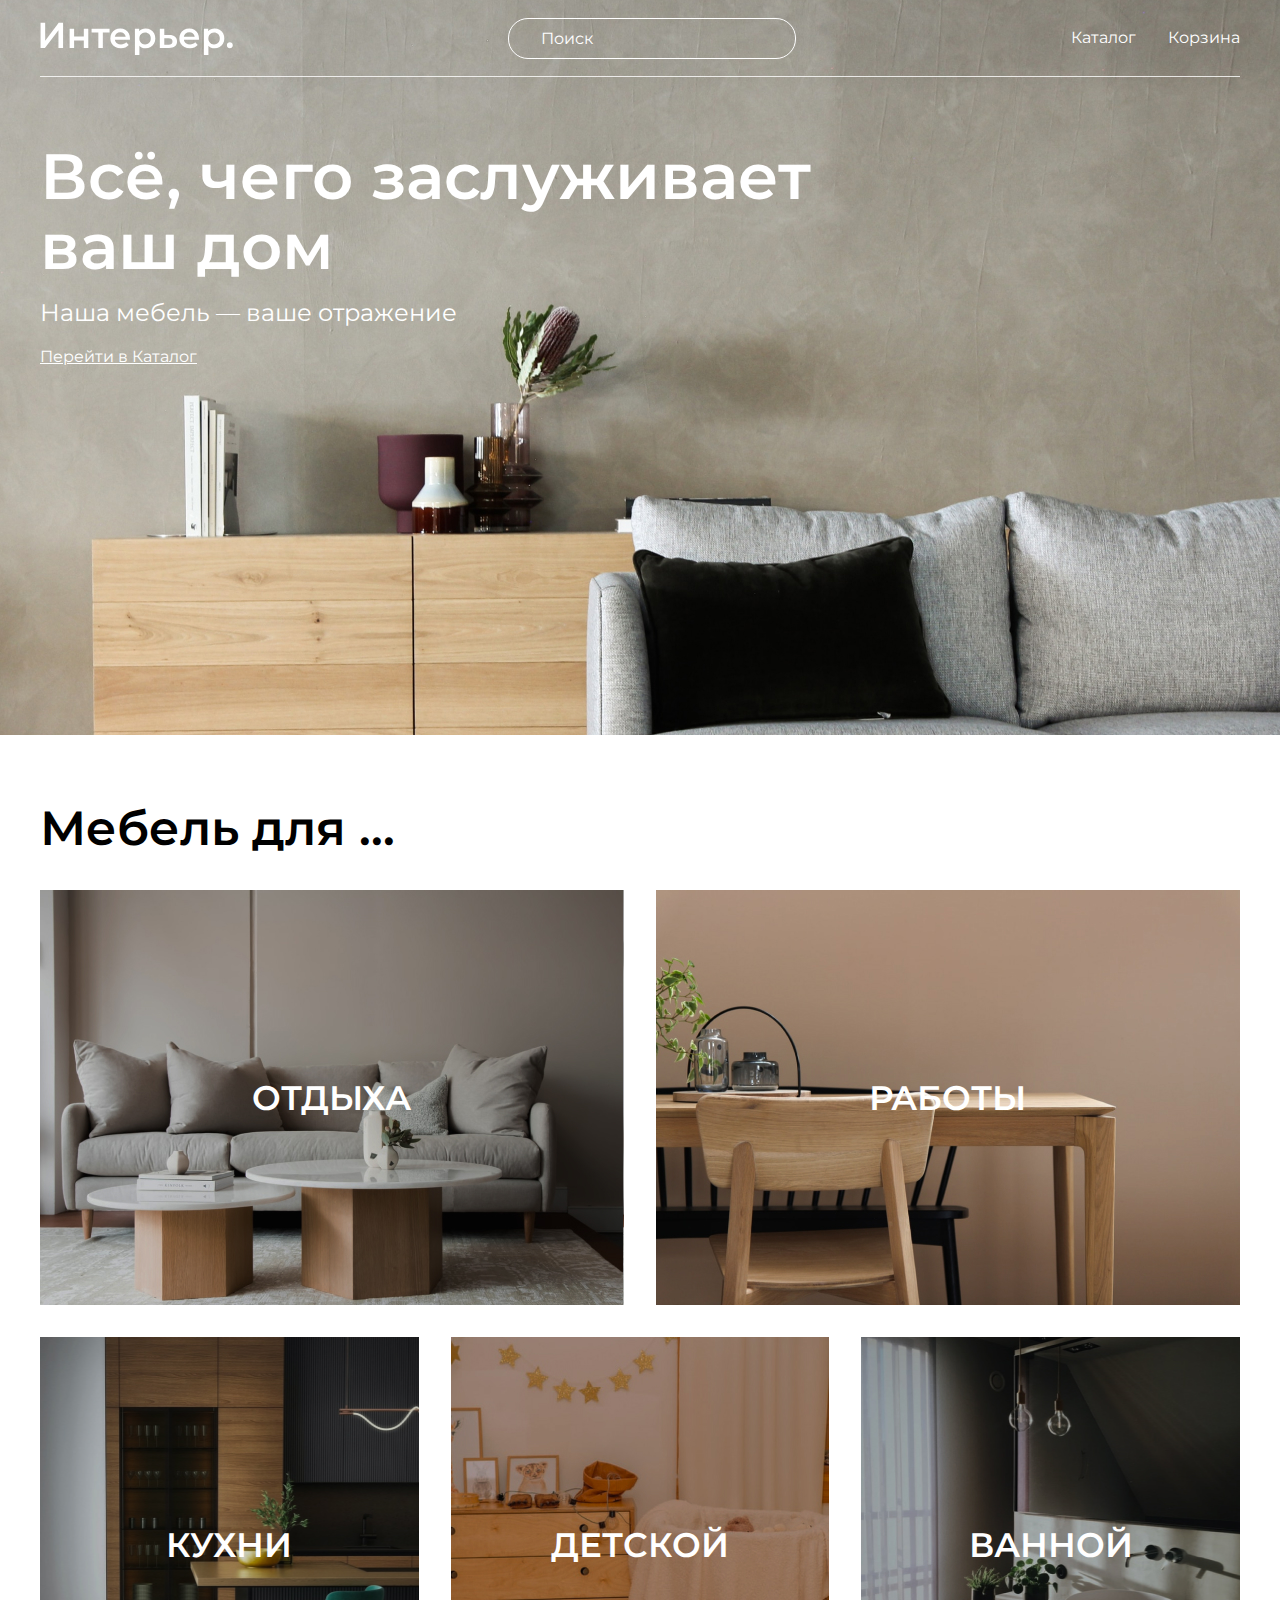
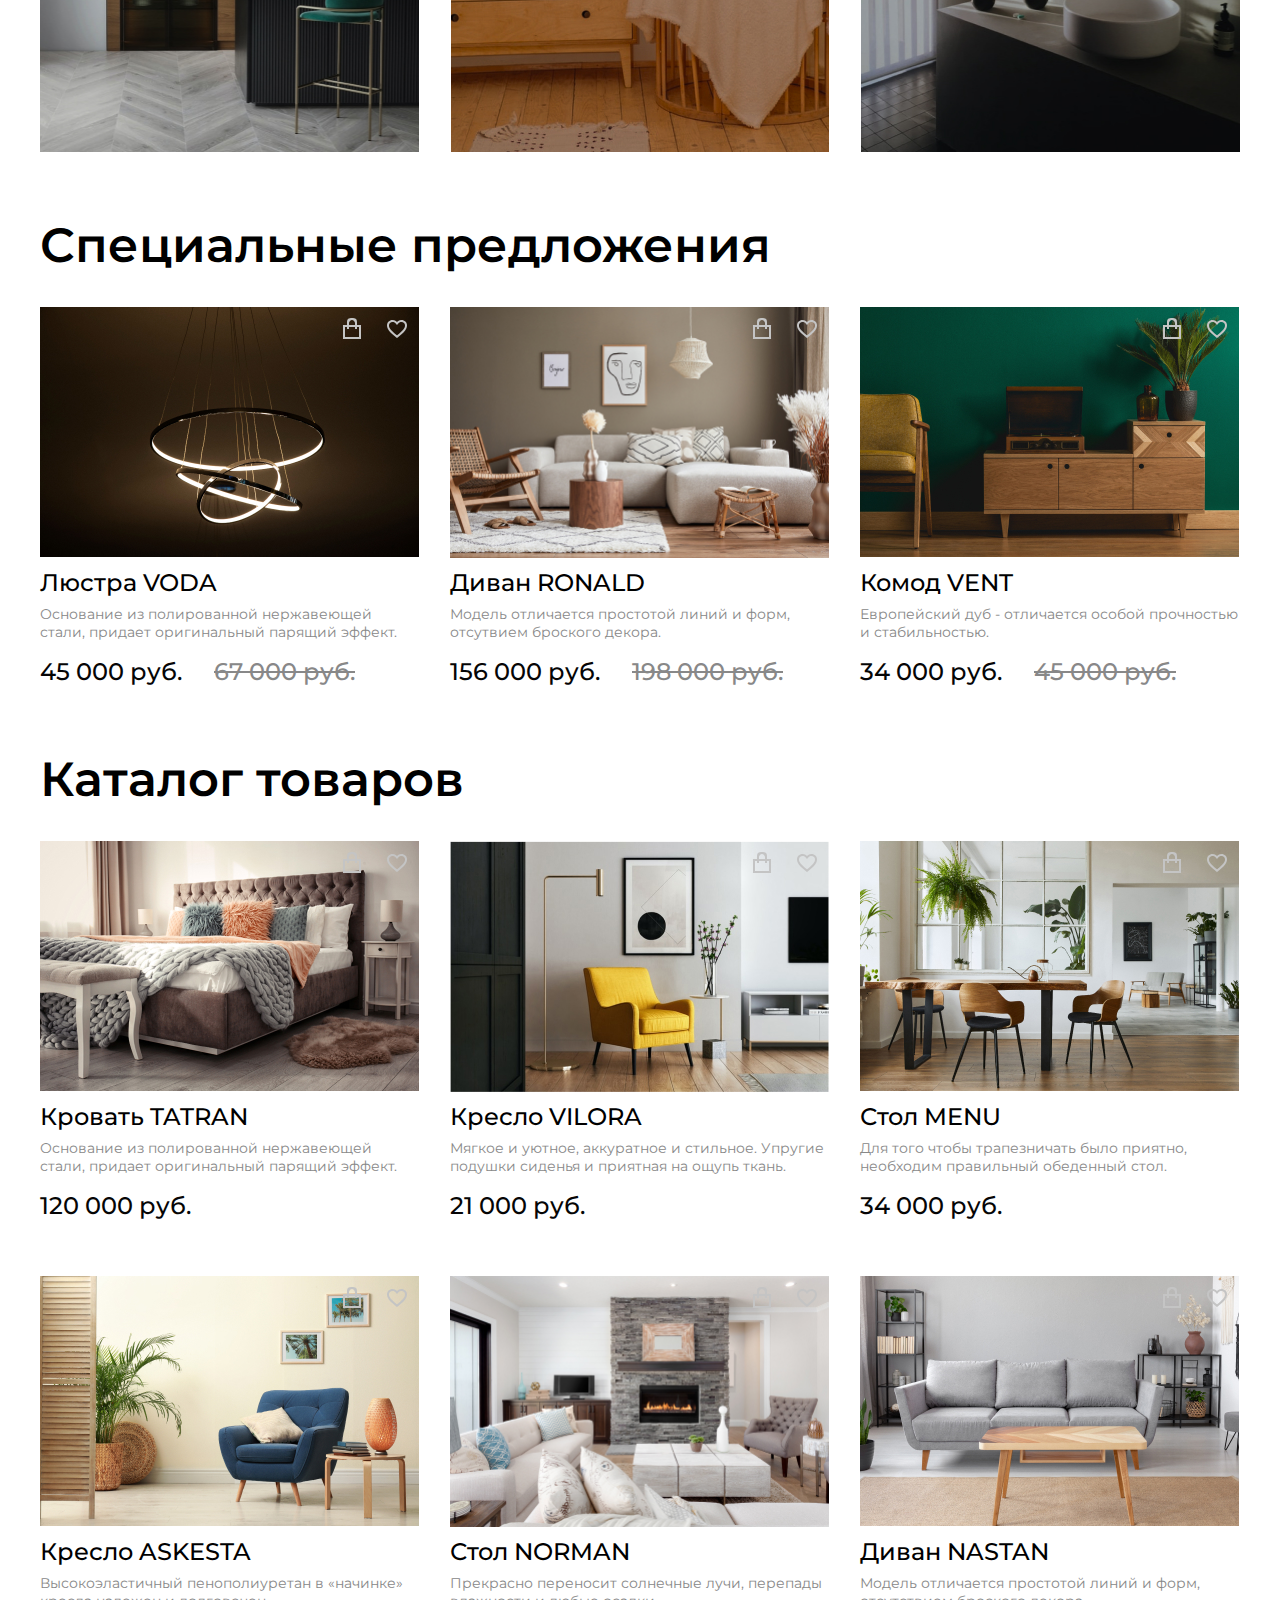
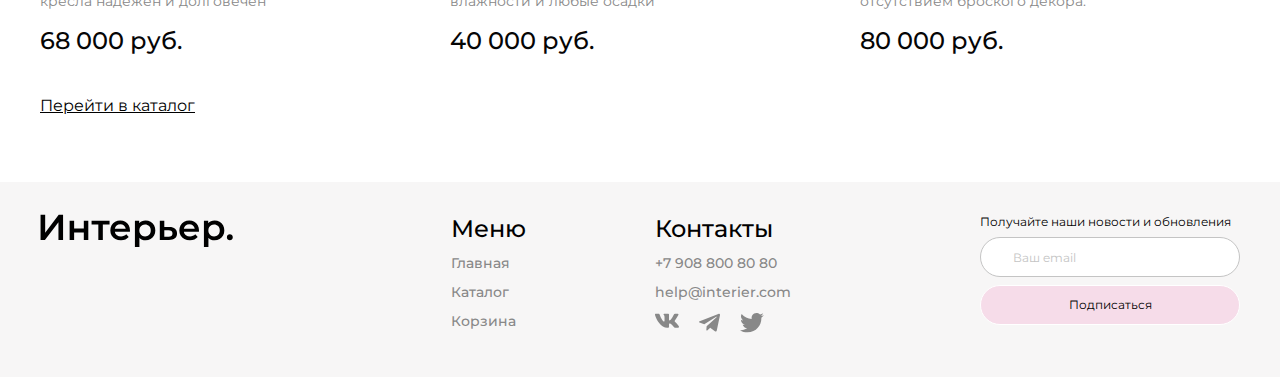
<file: index.html>
<!DOCTYPE html>
<html lang="en">

<head>
    <meta charset="UTF-8">
    <meta name="viewport" content="width=device-width, initial-scale=1.0">
    <title>Document</title>
    <link rel="preconnect" href="https://fonts.googleapis.com">
    <link rel="preconnect" href="https://fonts.gstatic.com" crossorigin>
    <link href="https://fonts.googleapis.com/css2?family=Montserrat:wght@400;500;600&display=swap" rel="stylesheet">
    <link rel="stylesheet" href="style.css">
</head>

<body>
    <div class="top center">
        <header class="header">
            <a href="index.html"><img class="header__logo" src="img/logo.svg" alt="logo"></a>
            <input placeholder="Поиск" class="header__input" type="text">
            <nav class="menu">
                <a class="link1" href="catalog.html">Каталог</a>
                <a class="link1" href="cart.html">Корзина</a>
            </nav>
            <div class="menu-mob">
                <a href="#"><svg width="20" height="19" viewBox="0 0 20 19" fill="none"
                        xmlns="http://www.w3.org/2000/svg">
                        <path
                            d="M5.7515 2.99153C4.59282 4.1485 3.91891 5.70376 3.86709 7.34035C3.81528 8.97695 4.38946 10.5717 5.47264 11.7997C6.55581 13.0276 8.06645 13.7963 9.69672 13.9492C11.2973 14.0992 12.8949 13.6446 14.1757 12.6767L17.5069 16.0087L17.5069 16.0087C17.5897 16.0915 17.6881 16.1572 17.7963 16.2021C17.9046 16.2469 18.0206 16.27 18.1377 16.27C18.2549 16.27 18.3709 16.2469 18.4791 16.2021C18.5873 16.1572 18.6857 16.0915 18.7685 16.0087C18.8514 15.9258 18.9171 15.8275 18.9619 15.7192C19.0068 15.611 19.0298 15.495 19.0298 15.3779C19.0298 15.2607 19.0068 15.1447 18.9619 15.0365C18.9171 14.9282 18.8514 14.8299 18.7685 14.747L18.7685 14.747L15.4368 11.4161C16.4021 10.1351 16.8547 8.53858 16.7038 6.93955C16.5501 5.31066 15.7816 3.80151 14.5547 2.71913C13.3277 1.63674 11.7345 1.06244 10.0992 1.11304C8.46381 1.16365 6.90917 1.83536 5.7515 2.99153ZM5.7515 2.99153L5.82216 3.06229L5.7515 2.99153ZM13.5895 4.25378C14.0271 4.68428 14.3751 5.19715 14.6135 5.76281C14.8518 6.32848 14.9758 6.93574 14.9783 7.54956C14.9808 8.16339 14.8618 8.77164 14.628 9.33923C14.3943 9.90681 14.0505 10.4225 13.6164 10.8565C13.1824 11.2906 12.6667 11.6344 12.0991 11.8682C11.5315 12.1019 10.9233 12.221 10.3094 12.2185C9.6956 12.216 9.08834 12.092 8.52268 11.8536C7.95702 11.6152 7.44415 11.2672 7.01365 10.8297C6.15334 9.95522 5.67341 8.77625 5.6784 7.54956C5.6834 6.32288 6.17291 5.14786 7.04032 4.28045C7.90772 3.41304 9.08274 2.92353 10.3094 2.91854C11.5361 2.91354 12.7151 3.39347 13.5895 4.25378Z"
                            fill="white" stroke="white" stroke-width="0.2" />
                    </svg>
                </a>
                <a href="catalog.html"><svg width="20" height="21" viewBox="0 0 20 21" fill="none"
                        xmlns="http://www.w3.org/2000/svg">
                        <rect x="0.800659" y="0.899902" width="4.57143" height="4.57143" fill="white" />
                        <rect x="0.800659" y="8.21411" width="4.57143" height="4.57143" fill="white" />
                        <rect x="0.800659" y="15.5283" width="4.57143" height="4.57143" fill="white" />
                        <rect x="8.11414" y="8.21411" width="4.57143" height="4.57143" fill="white" />
                        <rect x="8.11414" y="15.5283" width="4.57143" height="4.57143" fill="white" />
                        <rect x="8.11414" y="0.899902" width="4.57143" height="4.57143" fill="white" />
                        <rect x="15.4286" y="8.21411" width="4.57143" height="4.57143" fill="white" />
                        <rect x="15.4286" y="15.5283" width="4.57143" height="4.57143" fill="white" />
                        <rect x="15.4286" y="0.899902" width="4.57143" height="4.57143" fill="white" />
                    </svg>
                </a>
                <a href="cart.html"><svg width="25" height="25" viewBox="0 0 25 25" fill="none"
                        xmlns="http://www.w3.org/2000/svg">
                        <path
                            d="M14.5834 20.8334C15.1359 20.8334 15.6658 20.6139 16.0566 20.2232C16.4473 19.8325 16.6667 19.3026 16.6667 18.7501C16.6667 18.1975 16.4473 17.6676 16.0566 17.2769C15.6658 16.8862 15.1359 16.6667 14.5834 16.6667C14.0309 16.6667 13.501 16.8862 13.1103 17.2769C12.7196 17.6676 12.5001 18.1975 12.5001 18.7501C12.5001 19.3026 12.7196 19.8325 13.1103 20.2232C13.501 20.6139 14.0309 20.8334 14.5834 20.8334ZM7.29174 20.8334C7.84428 20.8334 8.37418 20.6139 8.76488 20.2232C9.15558 19.8325 9.37508 19.3026 9.37508 18.7501C9.37508 18.1975 9.15558 17.6676 8.76488 17.2769C8.37418 16.8862 7.84428 16.6667 7.29174 16.6667C6.73921 16.6667 6.20931 16.8862 5.81861 17.2769C5.4279 17.6676 5.20841 18.1975 5.20841 18.7501C5.20841 19.3026 5.4279 19.8325 5.81861 20.2232C6.20931 20.6139 6.73921 20.8334 7.29174 20.8334ZM20.873 6.16987C21.133 6.16149 21.3796 6.05229 21.5606 5.86538C21.7416 5.67846 21.8428 5.42849 21.8428 5.16831C21.8428 4.90814 21.7416 4.65816 21.5606 4.47125C21.3796 4.28433 21.133 4.17514 20.873 4.16675H19.674C18.7345 4.16675 17.922 4.81883 17.7178 5.7355L16.4126 11.6126C16.2084 12.5292 15.3959 13.1813 14.4563 13.1813H6.63133L5.12924 7.17091H14.8636C15.1212 7.15916 15.3644 7.04856 15.5425 6.86211C15.7206 6.67567 15.82 6.42773 15.82 6.16987C15.82 5.91201 15.7206 5.66408 15.5425 5.47763C15.3644 5.29119 15.1212 5.18059 14.8636 5.16883H5.12924C4.82473 5.16874 4.5242 5.23808 4.25051 5.37157C3.97682 5.50507 3.73716 5.69921 3.54976 5.93923C3.36236 6.17925 3.23215 6.45884 3.16903 6.75674C3.10591 7.05464 3.11154 7.36302 3.1855 7.65841L4.68758 13.6667C4.79586 14.1003 5.046 14.4852 5.39821 14.7602C5.75042 15.0352 6.18447 15.1845 6.63133 15.1845H14.4563C15.368 15.1846 16.2524 14.8738 16.9636 14.3033C17.6748 13.7329 18.1701 12.9369 18.3678 12.047L19.674 6.16987H20.873Z"
                            fill="white" />
                    </svg>
                </a>
            </div>
        </header>
        <section class="top__content">
            <h1 class="title">Всё, чего заслуживает ваш дом</h1>
            <p class="top__text">Наша мебель — ваше отражение</p>
            <a class="top__link" href="catalog.html">Перейти в Каталог</a>
        </section>
    </div>
    <div class="for-box center">
        <h2 class="heading">Мебель для ...</h2>
        <div class="for">
            <div class="for__item for__item_1 for__item_big">ОТДЫХА</div>
            <div class="for__item for__item_2 for__item_big">РАБОТЫ</div>
            <div class="for__item for__item_3">КУХНИ</div>
            <div class="for__item for__item_4">ДЕТСКОЙ</div>
            <div class="for__item for__item_5">ВАННОЙ</div>
        </div>
    </div>
    <section>
        <div class="product-box center">
            <h2 class="heading">Специальные предложения</h2>
            <div class="product__content">
                <div class="product">
                    <div class="product-card__img">
                        <a class="product-card" href="#">
                            <img src="./img/chandelier.jpg" alt="photo" class="product__img">
                        </a>
                    </div>
                    <h3 class="product__interior">Люстра VODA</h3>
                    <p class="product__text">Основание из полированной нержавеющей стали, придает оригинальный парящий
                        эффект.
                    </p>
                    <div class="product__box-price">
                        <p class="product__price">45 000 руб.</p>
                        <p class="product__sale">67 000 руб.</p>
                    </div>
                </div>
                <div class="product">
                    <div class="product-card__img">
                        <a class="product-card" href="#">
                            <img src="./img/sofa.jpg" alt="photo" class="product__img">
                        </a>
                    </div>
                    <h3 class="product__interior">Диван RONALD</h3>
                    <p class="product__text">Модель отличается простотой линий и форм, отсутвием броского декора.</p>
                    <div class="product__box-price">
                        <p class="product__price">156 000 руб.</p>
                        <p class="product__sale">198 000 руб.</p>
                    </div>
                </div>
                <div class="product">
                    <div class="product-card__img">
                        <a class="product-card" href="#">
                            <img src="./img/chest.jpg" alt="photo" class="product__img">
                        </a>
                    </div>
                    <h3 class="product__interior">Комод VENT</h3>
                    <p class="product__text">Европейский дуб - отличается особой прочностью и стабильностью.</p>
                    <div class="product__box-price">
                        <p class="product__price">34 000 руб.</p>
                        <p class="product__sale">45 000 руб.</p>
                    </div>
                </div>
            </div>

            <h4 class="headline">Каталог товаров</h4>
            <div class="product__content">
                <div class="product">
                    <div class="product-card__img">
                        <a class="product-card" href="#">
                            <img src="./img/bed.jpg" alt="photo" class="product__img">
                        </a>
                    </div>
                    <h5 class="product__interior">Кровать TATRAN</h5>
                    <p class="product__text">Основание из полированной нержавеющей стали, придает оригинальный
                        парящий
                        эффект.
                    </p>
                    <div class="product__box-price">
                        <p class="product__price">120 000 руб.</p>
                    </div>
                </div>
                <div class="product">
                    <div class="product-card__img">
                        <a class="product-card" href="#">
                            <img src="./img/product1.jpg" alt="photo product" class="product__img">
                        </a>
                    </div>
                    <h5 class="product__interior">Кресло VILORA</h5>
                    <p class="product__text">Мягкое и уютное, аккуратное и стильное. Упругие подушки сиденья и
                        приятная
                        на ощупь
                        ткань.</p>
                    <div class="product__box-price">
                        <p class="product__price">21 000 руб.</p>
                    </div>
                </div>
                <div class="product">
                    <div class="product-card__img">
                        <a class="product-card" href="#">
                            <img src="./img/table.jpg" alt="photo" class="product__img">
                        </a>
                    </div>
                    <h5 class="product__interior">Стол MENU</h5>
                    <p class="product__text">Для того чтобы трапезничать было приятно, необходим правильный
                        обеденный
                        стол.</p>
                    <div class="product__box-price">
                        <p class="product__price">34 000 руб.</p>
                    </div>
                </div>
                <div class="product">
                    <div class="product-card__img">
                        <a class="product-card" href="#">
                            <img src="./img/armchair.jpg" alt="photo" class="product__img">
                        </a>
                    </div>
                    <h5 class="product__interior">Кресло ASKESTA</h5>
                    <p class="product__text">Высокоэластичный пенополиуретан в «начинке» кресла надежен и
                        долговечен</p>
                    <div class="product__box-price">
                        <p class="product__price">68 000 руб.</p>
                    </div>
                </div>
                <div class="product">
                    <div class="product-card__img">
                        <a class="product-card" href="#">
                            <img src="./img/product2.jpg" alt="photo" class="product__img">
                        </a>
                    </div>
                    <h5 class="product__interior">Стол NORMAN</h5>
                    <p class="product__text">Прекрасно переносит солнечные лучи, перепады влажности и любые
                        осадки</p>
                    <div class="product__box-price">
                        <p class="product__price">40 000 руб.</p>
                    </div>
                </div>
                <div class="product">
                    <div class="product-card__img">
                        <a class="product-card" href="#">
                            <img src="./img/product3.jpg" alt="photo" class="product__img">
                        </a>
                    </div>
                    <h5 class="product__interior">Диван NASTAN</h5>
                    <p class="product__text">Модель отличается простотой линий и форм, отсутствием броского
                        декора. </p>
                    <div class="product__box-price">
                        <p class="product__price">80 000 руб.</p>
                    </div>
                </div>
            </div>
        </div>
    </section>
    <div class="box-link center">
        <a class="link-go" href="catalog.html">Перейти в каталог</a>
    </div>

    <footer class="footer center">
        <a href="index.html" class="footer__logo"><img src="./img/logo1.svg" alt="logo"></a>
        <div class="footer__content">
            <div class="footer__info">
                <nav class="footer__item">
                    <h6 class="footer__subject">Меню</h6>
                    <a class="footer__item-link" href="index.html">Главная</a>
                    <a class="footer__item-link" href="catalog.html">Каталог</a>
                    <a class="footer__item-link" href="cart.html">Корзина</a>
                </nav>
                <div class="footer__item">
                    <h6 class="footer__subject">Контакты</h6>
                    <a class="footer__item-link" href="tel:+79088008080">+7 908 800 80 80</a>
                    <a class="footer__item-link" href="mailto:help@interier.com">help@interier.com</a>
                    <div class="footer__icons">
                        <a href="#">
                            <svg class="footer__icons-icon" width="24" height="15" viewBox="0 0 24 15" fill="none"
                                xmlns="http://www.w3.org/2000/svg">
                                <path fill-rule="evenodd" clip-rule="evenodd"
                                    d="M23.45 1.61585C23.616 1.06985 23.45 0.667847 22.655 0.667847H20.03C19.362 0.667847 19.054 1.01485 18.887 1.39785C18.887 1.39785 17.552 4.59385 15.661 6.66985C15.049 7.27185 14.771 7.46285 14.437 7.46285C14.27 7.46285 14.019 7.27185 14.019 6.72485V1.61585C14.019 0.959847 13.835 0.667847 13.279 0.667847H9.151C8.734 0.667847 8.483 0.971847 8.483 1.26085C8.483 1.88185 9.429 2.02585 9.526 3.77385V7.57185C9.526 8.40485 9.373 8.55585 9.039 8.55585C8.149 8.55585 5.984 5.34485 4.699 1.67085C4.45 0.955846 4.198 0.667847 3.527 0.667847H0.9C0.15 0.667847 0 1.01485 0 1.39785C0 2.07985 0.89 5.46785 4.145 9.94885C6.315 13.0088 9.37 14.6678 12.153 14.6678C13.822 14.6678 14.028 14.2998 14.028 13.6648V11.3518C14.028 10.6148 14.186 10.4678 14.715 10.4678C15.105 10.4678 15.772 10.6598 17.33 12.1348C19.11 13.8838 19.403 14.6678 20.405 14.6678H23.03C23.78 14.6678 24.156 14.2998 23.94 13.5718C23.702 12.8478 22.852 11.7968 21.725 10.5498C21.113 9.83985 20.195 9.07485 19.916 8.69185C19.527 8.20085 19.638 7.98185 19.916 7.54485C19.916 7.54485 23.116 3.11885 23.449 1.61585H23.45Z"
                                    fill="#888888" />
                            </svg>

                        </a>
                        <a href="#"><svg class="footer__icons-icon" width="21" height="19" viewBox="0 0 21 19"
                                fill="none" xmlns="http://www.w3.org/2000/svg">
                                <path
                                    d="M19.2957 1.03091L0.690669 8.24252C-0.0580296 8.57836 -0.31126 9.25089 0.509708 9.61589L5.28269 11.1406L16.8232 3.97144C17.4533 3.52138 18.0984 3.64139 17.5433 4.13649L7.63158 13.1573L7.32023 16.9748C7.60861 17.5643 8.13664 17.567 8.47346 17.274L11.2157 14.6659L15.9122 18.2009C17.003 18.85 17.5965 18.4311 17.8312 17.2414L20.9117 2.57954C21.2315 1.11508 20.6861 0.469818 19.2957 1.03091Z"
                                    fill="#888888" />
                            </svg>

                        </a>
                        <a href="#"><svg class="footer__icons-icon" width="24" height="20" viewBox="0 0 24 20"
                                fill="none" xmlns="http://www.w3.org/2000/svg">
                                <path
                                    d="M23.7807 2.29536C22.89 2.68933 21.9454 2.94808 20.9783 3.06303C21.9977 2.45336 22.7606 1.49388 23.125 0.363358C22.1683 0.932692 21.1195 1.33169 20.0263 1.54752C19.292 0.761867 18.3187 0.240815 17.2578 0.0653739C16.1968 -0.110068 15.1076 0.0699312 14.1595 0.577387C13.2113 1.08484 12.4574 1.89132 12.015 2.87145C11.5725 3.85158 11.4662 4.95044 11.7127 5.99719C9.77261 5.89996 7.87471 5.3958 6.14216 4.51747C4.4096 3.63913 2.88114 2.40625 1.65599 0.898859C1.22233 1.64372 0.994436 2.49046 0.995655 3.35236C0.995655 5.04402 1.85666 6.53853 3.16565 7.41353C2.391 7.38914 1.63339 7.17994 0.955988 6.80336V6.86403C0.956222 7.99068 1.34609 9.08258 2.05948 9.9546C2.77287 10.8266 3.76588 11.4251 4.87015 11.6485C4.15104 11.8434 3.39701 11.8721 2.66515 11.7325C2.9765 12.7023 3.58333 13.5504 4.40068 14.1582C5.21803 14.7659 6.20497 15.1028 7.22332 15.1217C6.21122 15.9166 5.05236 16.5042 3.81302 16.8509C2.57367 17.1976 1.27814 17.2967 0.000488281 17.1424C2.2308 18.5767 4.8271 19.3382 7.47882 19.3357C16.454 19.3357 21.3622 11.9005 21.3622 5.45236C21.3622 5.24236 21.3563 5.03003 21.347 4.82236C22.3023 4.13189 23.1269 3.27655 23.7818 2.29653L23.7807 2.29536Z"
                                    fill="#888888" />
                            </svg>
                        </a>
                    </div>
                </div>
            </div>
            <form class="footer__form" action="#">
                <p class="footer__text">Получайте наши новости и обновления</p>
                <input placeholder="Ваш email" class="footer__emailform" type="email">
                <button type="submit" class="button">Подписаться</button>
            </form>
        </div>
    </footer>
</body>

</html>
</file>
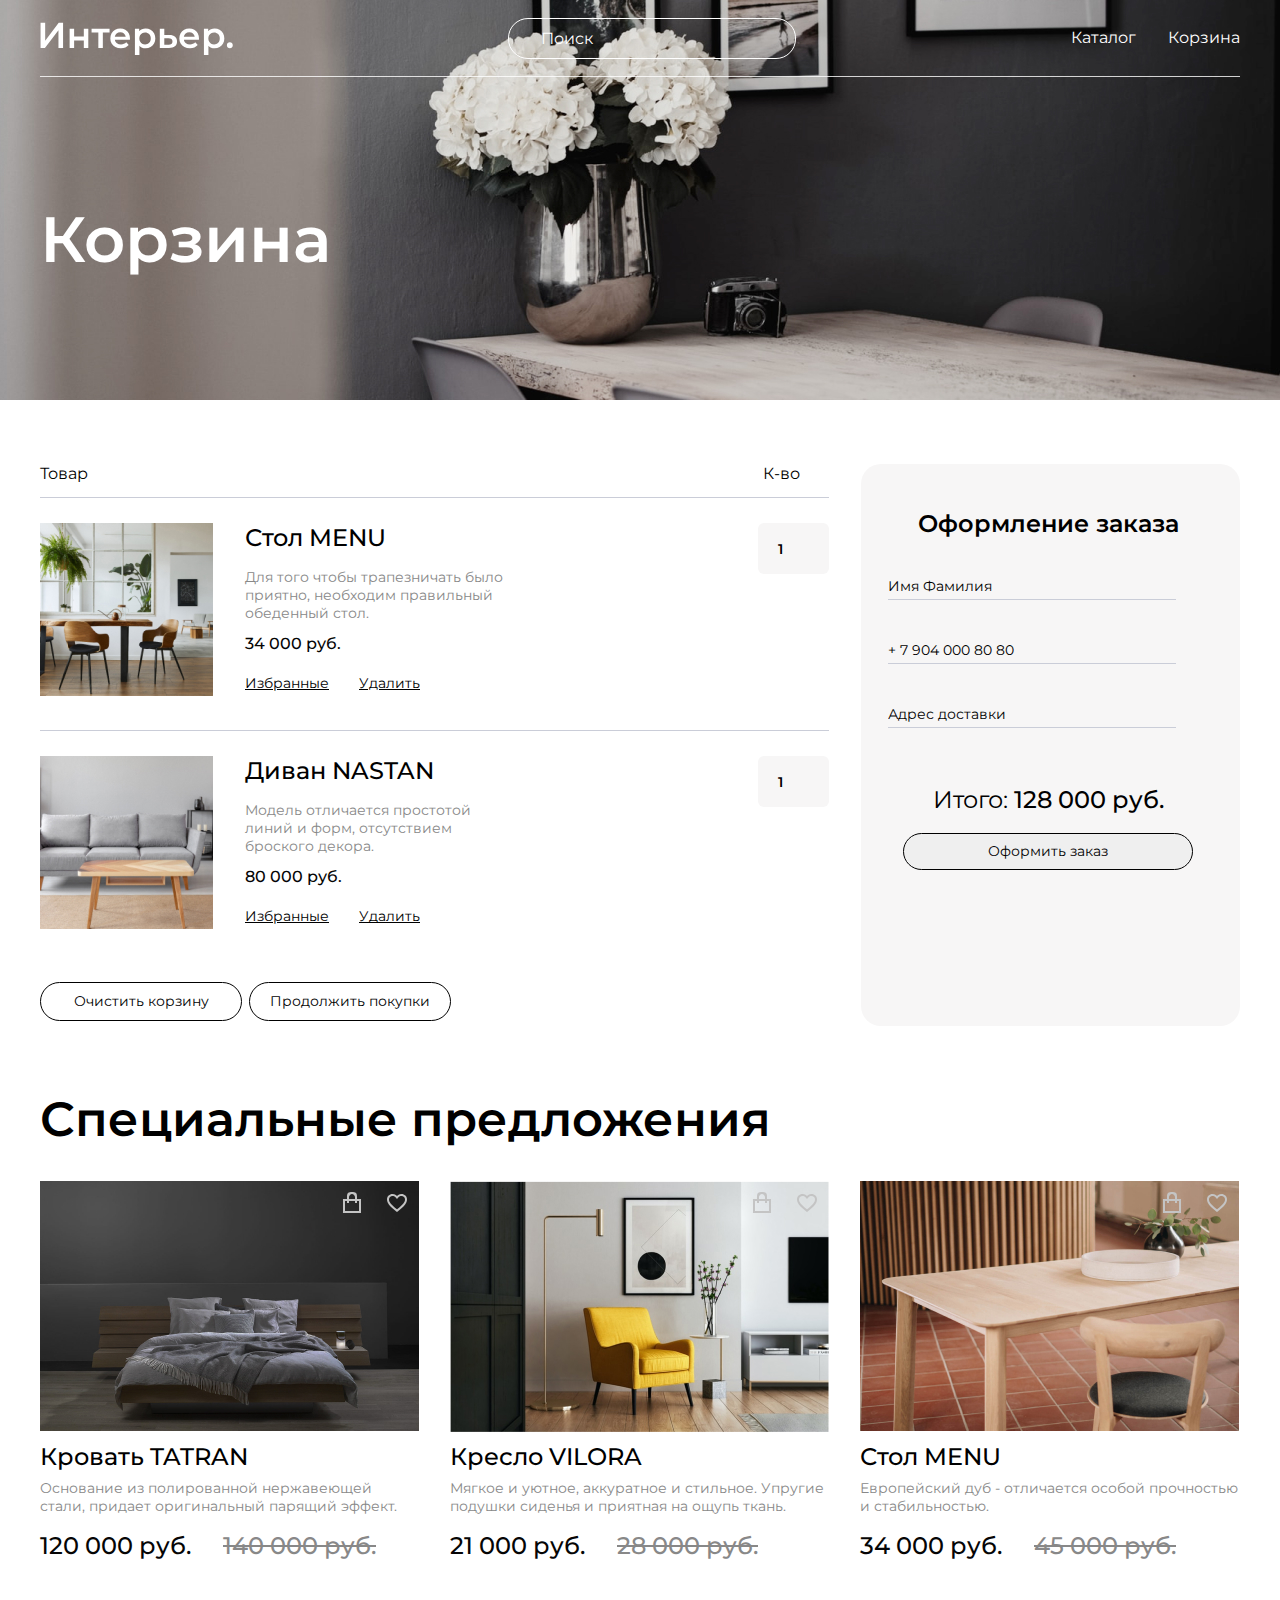
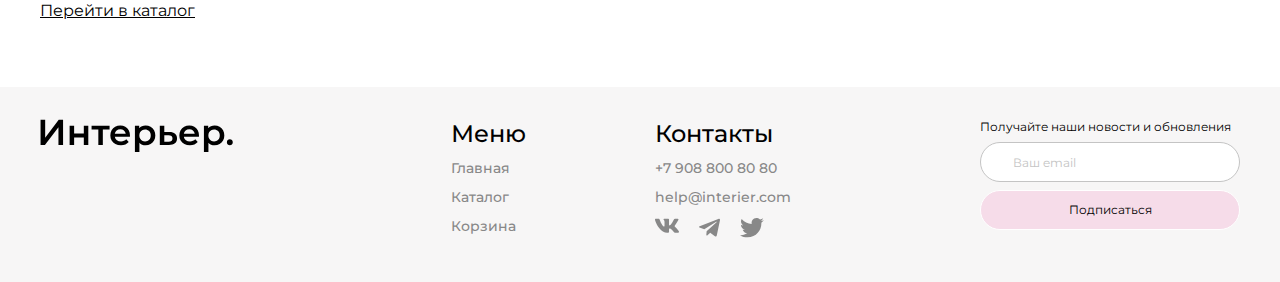
<file: cart.html>
<!DOCTYPE html>
<html lang="en">

<head>
    <meta charset="UTF-8">
    <meta name="viewport" content="width=device-width, initial-scale=1.0">
    <title>Document</title>
    <link rel="preconnect" href="https://fonts.googleapis.com">
    <link rel="preconnect" href="https://fonts.gstatic.com" crossorigin>
    <link href="https://fonts.googleapis.com/css2?family=Montserrat:wght@400;500;600&display=swap" rel="stylesheet">
    <link rel="stylesheet" href="style.css">
</head>

<body>
    <div class="top-cart center">
        <header class="header">
            <a href="index.html"><img class="header__logo" src="img/logo.svg" alt="logo"></a>
            <input placeholder="Поиск" class="header__input" type="text">
            <nav class="menu">
                <a class="link1" href="catalog.html">Каталог</a>
                <a class="link1" href="cart.html">Корзина</a>
            </nav>
            <div class="menu-mob">
                <a href="#"><svg width="20" height="19" viewBox="0 0 20 19" fill="none"
                        xmlns="http://www.w3.org/2000/svg">
                        <path
                            d="M5.7515 2.99153C4.59282 4.1485 3.91891 5.70376 3.86709 7.34035C3.81528 8.97695 4.38946 10.5717 5.47264 11.7997C6.55581 13.0276 8.06645 13.7963 9.69672 13.9492C11.2973 14.0992 12.8949 13.6446 14.1757 12.6767L17.5069 16.0087L17.5069 16.0087C17.5897 16.0915 17.6881 16.1572 17.7963 16.2021C17.9046 16.2469 18.0206 16.27 18.1377 16.27C18.2549 16.27 18.3709 16.2469 18.4791 16.2021C18.5873 16.1572 18.6857 16.0915 18.7685 16.0087C18.8514 15.9258 18.9171 15.8275 18.9619 15.7192C19.0068 15.611 19.0298 15.495 19.0298 15.3779C19.0298 15.2607 19.0068 15.1447 18.9619 15.0365C18.9171 14.9282 18.8514 14.8299 18.7685 14.747L18.7685 14.747L15.4368 11.4161C16.4021 10.1351 16.8547 8.53858 16.7038 6.93955C16.5501 5.31066 15.7816 3.80151 14.5547 2.71913C13.3277 1.63674 11.7345 1.06244 10.0992 1.11304C8.46381 1.16365 6.90917 1.83536 5.7515 2.99153ZM5.7515 2.99153L5.82216 3.06229L5.7515 2.99153ZM13.5895 4.25378C14.0271 4.68428 14.3751 5.19715 14.6135 5.76281C14.8518 6.32848 14.9758 6.93574 14.9783 7.54956C14.9808 8.16339 14.8618 8.77164 14.628 9.33923C14.3943 9.90681 14.0505 10.4225 13.6164 10.8565C13.1824 11.2906 12.6667 11.6344 12.0991 11.8682C11.5315 12.1019 10.9233 12.221 10.3094 12.2185C9.6956 12.216 9.08834 12.092 8.52268 11.8536C7.95702 11.6152 7.44415 11.2672 7.01365 10.8297C6.15334 9.95522 5.67341 8.77625 5.6784 7.54956C5.6834 6.32288 6.17291 5.14786 7.04032 4.28045C7.90772 3.41304 9.08274 2.92353 10.3094 2.91854C11.5361 2.91354 12.7151 3.39347 13.5895 4.25378Z"
                            fill="white" stroke="white" stroke-width="0.2" />
                    </svg>
                </a>
                <a href="catalog.html"><svg width="20" height="21" viewBox="0 0 20 21" fill="none"
                        xmlns="http://www.w3.org/2000/svg">
                        <rect x="0.800659" y="0.899902" width="4.57143" height="4.57143" fill="white" />
                        <rect x="0.800659" y="8.21411" width="4.57143" height="4.57143" fill="white" />
                        <rect x="0.800659" y="15.5283" width="4.57143" height="4.57143" fill="white" />
                        <rect x="8.11414" y="8.21411" width="4.57143" height="4.57143" fill="white" />
                        <rect x="8.11414" y="15.5283" width="4.57143" height="4.57143" fill="white" />
                        <rect x="8.11414" y="0.899902" width="4.57143" height="4.57143" fill="white" />
                        <rect x="15.4286" y="8.21411" width="4.57143" height="4.57143" fill="white" />
                        <rect x="15.4286" y="15.5283" width="4.57143" height="4.57143" fill="white" />
                        <rect x="15.4286" y="0.899902" width="4.57143" height="4.57143" fill="white" />
                    </svg>
                </a>
                <a href="cart.html"><svg width="25" height="25" viewBox="0 0 25 25" fill="none"
                        xmlns="http://www.w3.org/2000/svg">
                        <path
                            d="M14.5834 20.8334C15.1359 20.8334 15.6658 20.6139 16.0566 20.2232C16.4473 19.8325 16.6667 19.3026 16.6667 18.7501C16.6667 18.1975 16.4473 17.6676 16.0566 17.2769C15.6658 16.8862 15.1359 16.6667 14.5834 16.6667C14.0309 16.6667 13.501 16.8862 13.1103 17.2769C12.7196 17.6676 12.5001 18.1975 12.5001 18.7501C12.5001 19.3026 12.7196 19.8325 13.1103 20.2232C13.501 20.6139 14.0309 20.8334 14.5834 20.8334ZM7.29174 20.8334C7.84428 20.8334 8.37418 20.6139 8.76488 20.2232C9.15558 19.8325 9.37508 19.3026 9.37508 18.7501C9.37508 18.1975 9.15558 17.6676 8.76488 17.2769C8.37418 16.8862 7.84428 16.6667 7.29174 16.6667C6.73921 16.6667 6.20931 16.8862 5.81861 17.2769C5.4279 17.6676 5.20841 18.1975 5.20841 18.7501C5.20841 19.3026 5.4279 19.8325 5.81861 20.2232C6.20931 20.6139 6.73921 20.8334 7.29174 20.8334ZM20.873 6.16987C21.133 6.16149 21.3796 6.05229 21.5606 5.86538C21.7416 5.67846 21.8428 5.42849 21.8428 5.16831C21.8428 4.90814 21.7416 4.65816 21.5606 4.47125C21.3796 4.28433 21.133 4.17514 20.873 4.16675H19.674C18.7345 4.16675 17.922 4.81883 17.7178 5.7355L16.4126 11.6126C16.2084 12.5292 15.3959 13.1813 14.4563 13.1813H6.63133L5.12924 7.17091H14.8636C15.1212 7.15916 15.3644 7.04856 15.5425 6.86211C15.7206 6.67567 15.82 6.42773 15.82 6.16987C15.82 5.91201 15.7206 5.66408 15.5425 5.47763C15.3644 5.29119 15.1212 5.18059 14.8636 5.16883H5.12924C4.82473 5.16874 4.5242 5.23808 4.25051 5.37157C3.97682 5.50507 3.73716 5.69921 3.54976 5.93923C3.36236 6.17925 3.23215 6.45884 3.16903 6.75674C3.10591 7.05464 3.11154 7.36302 3.1855 7.65841L4.68758 13.6667C4.79586 14.1003 5.046 14.4852 5.39821 14.7602C5.75042 15.0352 6.18447 15.1845 6.63133 15.1845H14.4563C15.368 15.1846 16.2524 14.8738 16.9636 14.3033C17.6748 13.7329 18.1701 12.9369 18.3678 12.047L19.674 6.16987H20.873Z"
                            fill="white" />
                    </svg>
                </a>
            </div>
        </header>
        <h1 class="heading-big">Корзина</h1>
    </div>
    <section>
        <div class="cart center">
            <div class="cart__content">
                <div class="cart__name-box">
                    <p>Товар</p>
                    <p>К-во</p>
                </div>
                <div class="cart__item">
                    <div class="cart__left">
                        <img class="cart__img" src="img/cart1.jpg" alt="cart image">
                        <div class="cart__info">
                            <a class="cart__name" href="#">Стол MENU</a>
                            <p class="cart__text">Для того чтобы трапезничать было приятно, необходим правильный
                                обеденный
                                стол.</p>
                            <p class="cart__price">34 000 руб.</p>
                            <div class="cart__link-box">
                                <a class="cart__link" href="#">Избранные</a>
                                <a class="cart__link" href="#">Удалить</a>
                            </div>
                        </div>
                    </div>
                    <input class="cart__number" type="number" value="1" min="1">
                </div>
                <div class="cart__item">
                    <div class="cart__left">
                        <img class="cart__img" src="img/cart2.jpg" alt="cart image">
                        <div class="cart__info">
                            <a class="cart__name" href="#">Диван NASTAN</a>
                            <p class="cart__text">Модель отличается простотой линий и форм, отсутствием броского декора.
                            </p>
                            <p class="cart__price">80 000 руб.</p>
                            <div class="cart__link-box">
                                <a class="cart__link" href="#">Избранные</a>
                                <a class="cart__link" href="#">Удалить</a>
                            </div>
                        </div>
                    </div>
                    <input class="cart__number" type="number" value="1" min="1">
                </div>
                <div class="cart__button-box">
                    <a href="#" class="cart__button">Очистить корзину</a>
                    <a href="#" class="cart__button">Продолжить покупки</a>
                </div>
            </div>
            <div class="cart__form form">
                <h2 class="form__heading">Оформление заказа</h3>
                <form class="form__box" action="#">
                    <input class="form__item" type="text" placeholder="Имя Фамилия">
                    <input class="form__item" type="text" placeholder="+ 7 904 000 80 80">
                    <input class="form__item" type="text" placeholder="Адрес доставки">
                    <h2 class="form__final"><span class="form__final-normal">Итого:</span> 128 000 руб.</h3>
                    <button class="cart__button cart__button_form" type="submit">Оформить заказ</button>
                </form>
            </div>
        </div>
        <div class="product-box center">
            <h3 class="heading">Специальные предложения</h4>
            <div class="product__content">
                <div class="product">
                    <div class="product-card__img">
                        <a class="product-card" href="#">
                            <img src="./img/cat1.jpg" alt="photo" class="product__img">
                        </a>
                    </div>
                    <h4 class="product__interior">Кровать TATRAN</h4>
                    <p class="product__text">Основание из полированной нержавеющей стали, придает оригинальный парящий эффект.
                    </p>
                    <div class="product__box-price">
                        <p class="product__price">120 000 руб.</p>
                        <p class="product__sale">140 000 руб.</p>
                    </div>
                </div>
                <div class="product">
                    <div class="product-card__img">
                        <a class="product-card" href="#">
                            <img src="./img/product1.jpg" alt="photo" class="product__img">
                        </a>
                    </div>
                    <h4 class="product__interior">Кресло VILORA</h4>
                    <p class="product__text">Мягкое и уютное, аккуратное и стильное. Упругие подушки сиденья и приятная на ощупь ткань.</p>
                    <div class="product__box-price">
                        <p class="product__price">21 000 руб.</p>
                        <p class="product__sale">28 000 руб.</p>
                    </div>
                </div>
                <div class="product">
                    <div class="product-card__img">
                        <a class="product-card" href="#">
                            <img src="./img/cat2.jpg" alt="photo" class="product__img">
                        </a>
                    </div>
                    <h4 class="product__interior">Стол MENU</h4>
                    <p class="product__text">Европейский дуб - отличается особой прочностью и стабильностью.</p>
                    <div class="product__box-price">
                        <p class="product__price">34 000 руб.</p>
                        <p class="product__sale">45 000 руб.</p>
                    </div>
                </div>
            </div>
        </div>
        <div class="box-link center">
            <a class="link-go" href="catalog.html">Перейти в каталог</a>
        </div>
    </section>
    <footer class="footer center">
        <a href="index.html" class="footer__logo"><img src="./img/logo1.svg" alt="logo"></a>
        <div class="footer__content">
            <div class="footer__info">
                <nav class="footer__item">
                    <h6 class="footer__subject">Меню</h6>
                    <a class="footer__item-link" href="index.html">Главная</a>
                    <a class="footer__item-link" href="catalog.html">Каталог</a>
                    <a class="footer__item-link" href="cart.html">Корзина</a>
                </nav>
                <div class="footer__item">
                    <h6 class="footer__subject">Контакты</h6>
                    <a class="footer__item-link" href="tel:+79088008080">+7 908 800 80 80</a>
                    <a class="footer__item-link" href="mailto:help@interier.com">help@interier.com</a>
                    <div class="footer__icons">
                        <a href="#">
                            <svg class="footer__icons-icon" width="24" height="15" viewBox="0 0 24 15" fill="none"
                                xmlns="http://www.w3.org/2000/svg">
                                <path fill-rule="evenodd" clip-rule="evenodd"
                                    d="M23.45 1.61585C23.616 1.06985 23.45 0.667847 22.655 0.667847H20.03C19.362 0.667847 19.054 1.01485 18.887 1.39785C18.887 1.39785 17.552 4.59385 15.661 6.66985C15.049 7.27185 14.771 7.46285 14.437 7.46285C14.27 7.46285 14.019 7.27185 14.019 6.72485V1.61585C14.019 0.959847 13.835 0.667847 13.279 0.667847H9.151C8.734 0.667847 8.483 0.971847 8.483 1.26085C8.483 1.88185 9.429 2.02585 9.526 3.77385V7.57185C9.526 8.40485 9.373 8.55585 9.039 8.55585C8.149 8.55585 5.984 5.34485 4.699 1.67085C4.45 0.955846 4.198 0.667847 3.527 0.667847H0.9C0.15 0.667847 0 1.01485 0 1.39785C0 2.07985 0.89 5.46785 4.145 9.94885C6.315 13.0088 9.37 14.6678 12.153 14.6678C13.822 14.6678 14.028 14.2998 14.028 13.6648V11.3518C14.028 10.6148 14.186 10.4678 14.715 10.4678C15.105 10.4678 15.772 10.6598 17.33 12.1348C19.11 13.8838 19.403 14.6678 20.405 14.6678H23.03C23.78 14.6678 24.156 14.2998 23.94 13.5718C23.702 12.8478 22.852 11.7968 21.725 10.5498C21.113 9.83985 20.195 9.07485 19.916 8.69185C19.527 8.20085 19.638 7.98185 19.916 7.54485C19.916 7.54485 23.116 3.11885 23.449 1.61585H23.45Z"
                                    fill="#888888" />
                            </svg>

                        </a>
                        <a href="#"><svg class="footer__icons-icon" width="21" height="19" viewBox="0 0 21 19"
                                fill="none" xmlns="http://www.w3.org/2000/svg">
                                <path
                                    d="M19.2957 1.03091L0.690669 8.24252C-0.0580296 8.57836 -0.31126 9.25089 0.509708 9.61589L5.28269 11.1406L16.8232 3.97144C17.4533 3.52138 18.0984 3.64139 17.5433 4.13649L7.63158 13.1573L7.32023 16.9748C7.60861 17.5643 8.13664 17.567 8.47346 17.274L11.2157 14.6659L15.9122 18.2009C17.003 18.85 17.5965 18.4311 17.8312 17.2414L20.9117 2.57954C21.2315 1.11508 20.6861 0.469818 19.2957 1.03091Z"
                                    fill="#888888" />
                            </svg>

                        </a>
                        <a href="#"><svg class="footer__icons-icon" width="24" height="20" viewBox="0 0 24 20"
                                fill="none" xmlns="http://www.w3.org/2000/svg">
                                <path
                                    d="M23.7807 2.29536C22.89 2.68933 21.9454 2.94808 20.9783 3.06303C21.9977 2.45336 22.7606 1.49388 23.125 0.363358C22.1683 0.932692 21.1195 1.33169 20.0263 1.54752C19.292 0.761867 18.3187 0.240815 17.2578 0.0653739C16.1968 -0.110068 15.1076 0.0699312 14.1595 0.577387C13.2113 1.08484 12.4574 1.89132 12.015 2.87145C11.5725 3.85158 11.4662 4.95044 11.7127 5.99719C9.77261 5.89996 7.87471 5.3958 6.14216 4.51747C4.4096 3.63913 2.88114 2.40625 1.65599 0.898859C1.22233 1.64372 0.994436 2.49046 0.995655 3.35236C0.995655 5.04402 1.85666 6.53853 3.16565 7.41353C2.391 7.38914 1.63339 7.17994 0.955988 6.80336V6.86403C0.956222 7.99068 1.34609 9.08258 2.05948 9.9546C2.77287 10.8266 3.76588 11.4251 4.87015 11.6485C4.15104 11.8434 3.39701 11.8721 2.66515 11.7325C2.9765 12.7023 3.58333 13.5504 4.40068 14.1582C5.21803 14.7659 6.20497 15.1028 7.22332 15.1217C6.21122 15.9166 5.05236 16.5042 3.81302 16.8509C2.57367 17.1976 1.27814 17.2967 0.000488281 17.1424C2.2308 18.5767 4.8271 19.3382 7.47882 19.3357C16.454 19.3357 21.3622 11.9005 21.3622 5.45236C21.3622 5.24236 21.3563 5.03003 21.347 4.82236C22.3023 4.13189 23.1269 3.27655 23.7818 2.29653L23.7807 2.29536Z"
                                    fill="#888888" />
                            </svg>
                        </a>
                    </div>
                </div>
            </div>
            <form class="footer__form" action="#">
                <p class="footer__text">Получайте наши новости и обновления</p>
                <input placeholder="Ваш email" class="footer__emailform" type="email">
                <button type="submit" class="button">Подписаться</button>
            </form>
        </div>
    </footer>
</body>

</html>
</file>
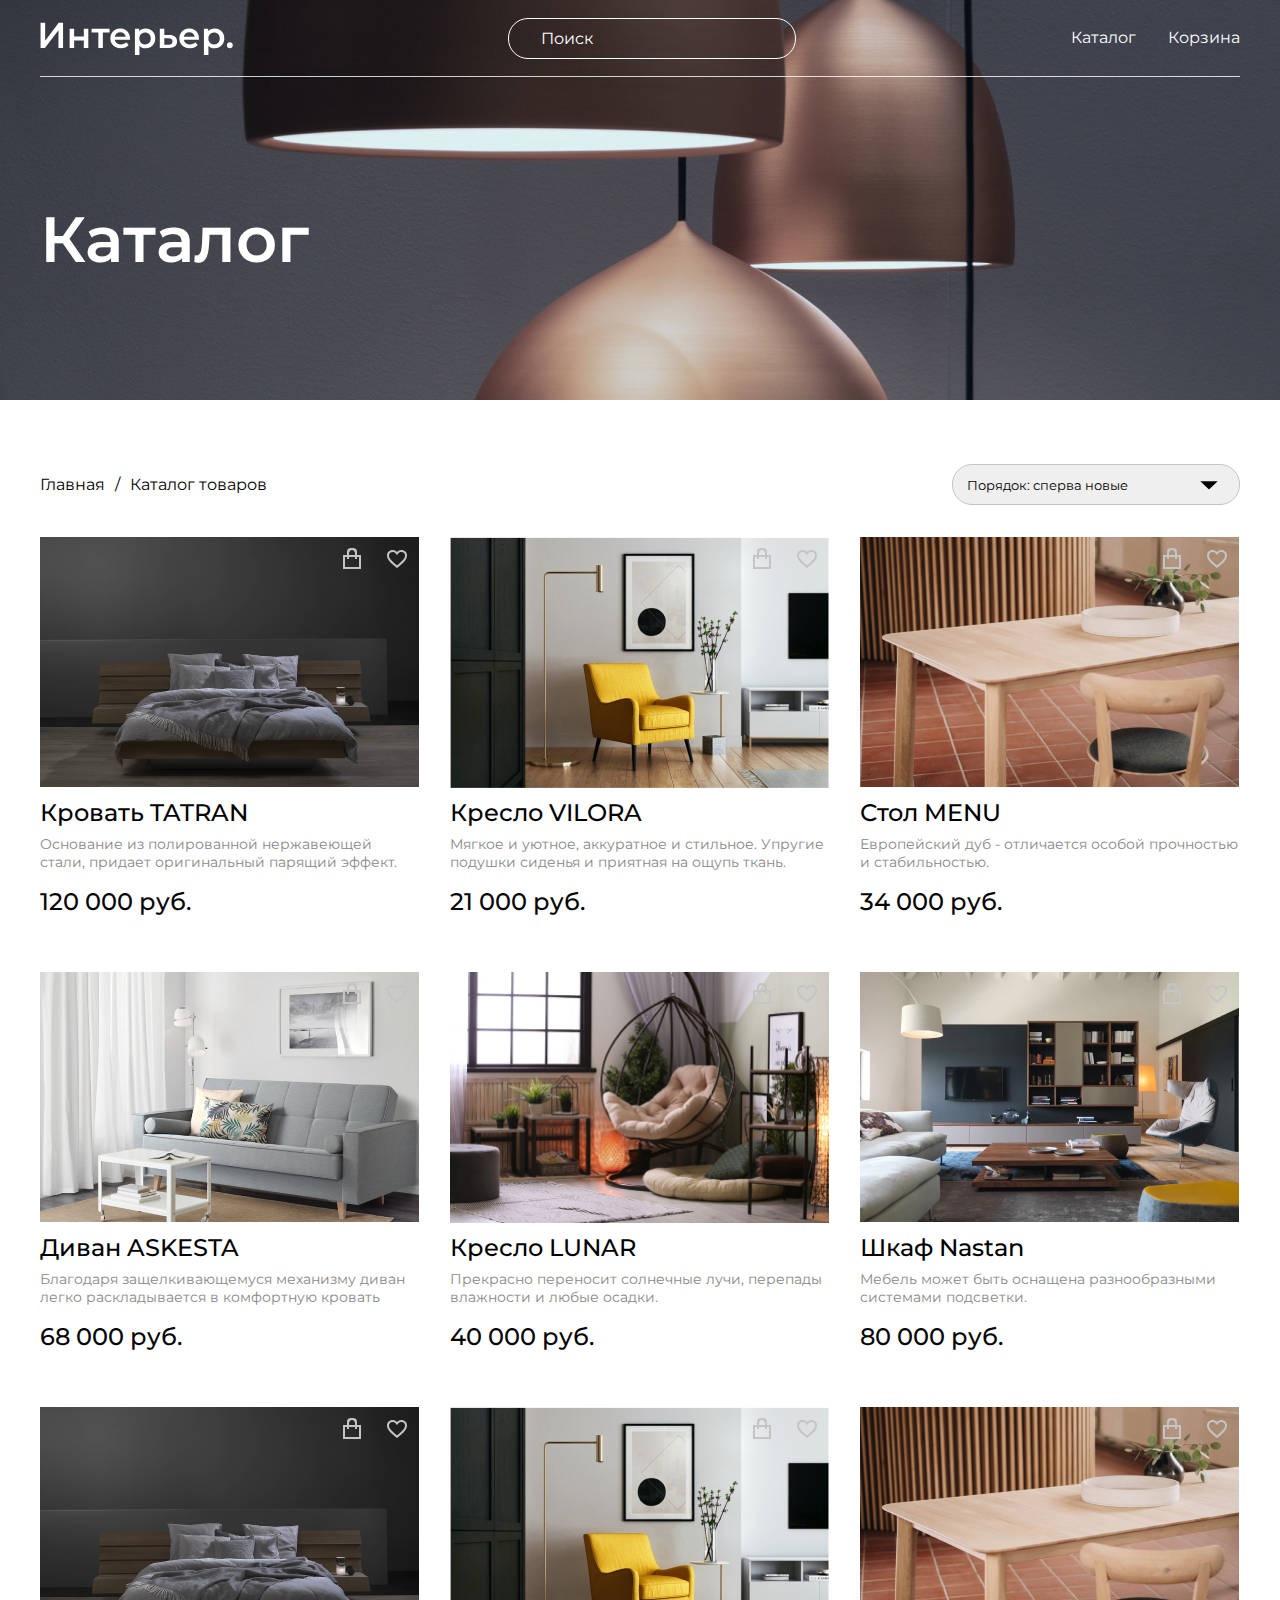
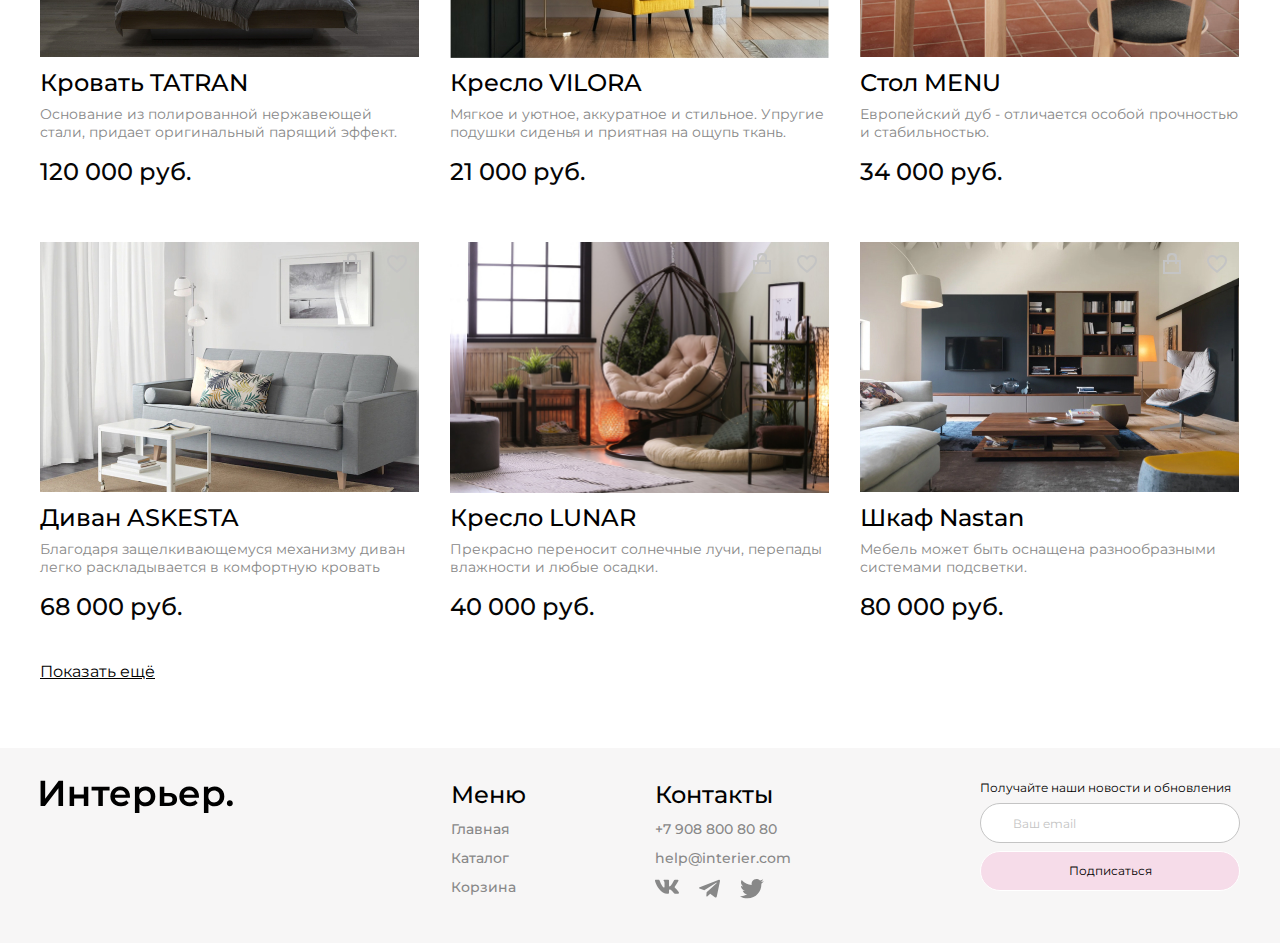
<file: catalog.html>
<!DOCTYPE html>
<html lang="en">

<head>
    <meta charset="UTF-8">
    <meta name="viewport" content="width=device-width, initial-scale=1.0">
    <title>Document</title>
    <link rel="preconnect" href="https://fonts.googleapis.com">
    <link rel="preconnect" href="https://fonts.gstatic.com" crossorigin>
    <link href="https://fonts.googleapis.com/css2?family=Montserrat:wght@400;500;600&display=swap" rel="stylesheet">
    <link rel="stylesheet" href="style.css">
</head>

<body>
    <div class="catalog__top center">
        <header class="header">
            <a href="index.html"><img class="header__logo" src="img/logo.svg" alt="logo"></a>
            <input placeholder="Поиск" class="header__input" type="text">
            <nav class="menu">
                <a class="link1" href="catalog.html">Каталог</a>
                <a class="link1" href="cart.html">Корзина</a>
            </nav>
            <div class="menu-mob">
                <a href="#"><svg width="20" height="19" viewBox="0 0 20 19" fill="none"
                        xmlns="http://www.w3.org/2000/svg">
                        <path
                            d="M5.7515 2.99153C4.59282 4.1485 3.91891 5.70376 3.86709 7.34035C3.81528 8.97695 4.38946 10.5717 5.47264 11.7997C6.55581 13.0276 8.06645 13.7963 9.69672 13.9492C11.2973 14.0992 12.8949 13.6446 14.1757 12.6767L17.5069 16.0087L17.5069 16.0087C17.5897 16.0915 17.6881 16.1572 17.7963 16.2021C17.9046 16.2469 18.0206 16.27 18.1377 16.27C18.2549 16.27 18.3709 16.2469 18.4791 16.2021C18.5873 16.1572 18.6857 16.0915 18.7685 16.0087C18.8514 15.9258 18.9171 15.8275 18.9619 15.7192C19.0068 15.611 19.0298 15.495 19.0298 15.3779C19.0298 15.2607 19.0068 15.1447 18.9619 15.0365C18.9171 14.9282 18.8514 14.8299 18.7685 14.747L18.7685 14.747L15.4368 11.4161C16.4021 10.1351 16.8547 8.53858 16.7038 6.93955C16.5501 5.31066 15.7816 3.80151 14.5547 2.71913C13.3277 1.63674 11.7345 1.06244 10.0992 1.11304C8.46381 1.16365 6.90917 1.83536 5.7515 2.99153ZM5.7515 2.99153L5.82216 3.06229L5.7515 2.99153ZM13.5895 4.25378C14.0271 4.68428 14.3751 5.19715 14.6135 5.76281C14.8518 6.32848 14.9758 6.93574 14.9783 7.54956C14.9808 8.16339 14.8618 8.77164 14.628 9.33923C14.3943 9.90681 14.0505 10.4225 13.6164 10.8565C13.1824 11.2906 12.6667 11.6344 12.0991 11.8682C11.5315 12.1019 10.9233 12.221 10.3094 12.2185C9.6956 12.216 9.08834 12.092 8.52268 11.8536C7.95702 11.6152 7.44415 11.2672 7.01365 10.8297C6.15334 9.95522 5.67341 8.77625 5.6784 7.54956C5.6834 6.32288 6.17291 5.14786 7.04032 4.28045C7.90772 3.41304 9.08274 2.92353 10.3094 2.91854C11.5361 2.91354 12.7151 3.39347 13.5895 4.25378Z"
                            fill="white" stroke="white" stroke-width="0.2" />
                    </svg>
                </a>
                <a href="catalog.html"><svg width="20" height="21" viewBox="0 0 20 21" fill="none"
                        xmlns="http://www.w3.org/2000/svg">
                        <rect x="0.800659" y="0.899902" width="4.57143" height="4.57143" fill="white" />
                        <rect x="0.800659" y="8.21411" width="4.57143" height="4.57143" fill="white" />
                        <rect x="0.800659" y="15.5283" width="4.57143" height="4.57143" fill="white" />
                        <rect x="8.11414" y="8.21411" width="4.57143" height="4.57143" fill="white" />
                        <rect x="8.11414" y="15.5283" width="4.57143" height="4.57143" fill="white" />
                        <rect x="8.11414" y="0.899902" width="4.57143" height="4.57143" fill="white" />
                        <rect x="15.4286" y="8.21411" width="4.57143" height="4.57143" fill="white" />
                        <rect x="15.4286" y="15.5283" width="4.57143" height="4.57143" fill="white" />
                        <rect x="15.4286" y="0.899902" width="4.57143" height="4.57143" fill="white" />
                    </svg>
                </a>
                <a href="cart.html"><svg width="25" height="25" viewBox="0 0 25 25" fill="none"
                        xmlns="http://www.w3.org/2000/svg">
                        <path
                            d="M14.5834 20.8334C15.1359 20.8334 15.6658 20.6139 16.0566 20.2232C16.4473 19.8325 16.6667 19.3026 16.6667 18.7501C16.6667 18.1975 16.4473 17.6676 16.0566 17.2769C15.6658 16.8862 15.1359 16.6667 14.5834 16.6667C14.0309 16.6667 13.501 16.8862 13.1103 17.2769C12.7196 17.6676 12.5001 18.1975 12.5001 18.7501C12.5001 19.3026 12.7196 19.8325 13.1103 20.2232C13.501 20.6139 14.0309 20.8334 14.5834 20.8334ZM7.29174 20.8334C7.84428 20.8334 8.37418 20.6139 8.76488 20.2232C9.15558 19.8325 9.37508 19.3026 9.37508 18.7501C9.37508 18.1975 9.15558 17.6676 8.76488 17.2769C8.37418 16.8862 7.84428 16.6667 7.29174 16.6667C6.73921 16.6667 6.20931 16.8862 5.81861 17.2769C5.4279 17.6676 5.20841 18.1975 5.20841 18.7501C5.20841 19.3026 5.4279 19.8325 5.81861 20.2232C6.20931 20.6139 6.73921 20.8334 7.29174 20.8334ZM20.873 6.16987C21.133 6.16149 21.3796 6.05229 21.5606 5.86538C21.7416 5.67846 21.8428 5.42849 21.8428 5.16831C21.8428 4.90814 21.7416 4.65816 21.5606 4.47125C21.3796 4.28433 21.133 4.17514 20.873 4.16675H19.674C18.7345 4.16675 17.922 4.81883 17.7178 5.7355L16.4126 11.6126C16.2084 12.5292 15.3959 13.1813 14.4563 13.1813H6.63133L5.12924 7.17091H14.8636C15.1212 7.15916 15.3644 7.04856 15.5425 6.86211C15.7206 6.67567 15.82 6.42773 15.82 6.16987C15.82 5.91201 15.7206 5.66408 15.5425 5.47763C15.3644 5.29119 15.1212 5.18059 14.8636 5.16883H5.12924C4.82473 5.16874 4.5242 5.23808 4.25051 5.37157C3.97682 5.50507 3.73716 5.69921 3.54976 5.93923C3.36236 6.17925 3.23215 6.45884 3.16903 6.75674C3.10591 7.05464 3.11154 7.36302 3.1855 7.65841L4.68758 13.6667C4.79586 14.1003 5.046 14.4852 5.39821 14.7602C5.75042 15.0352 6.18447 15.1845 6.63133 15.1845H14.4563C15.368 15.1846 16.2524 14.8738 16.9636 14.3033C17.6748 13.7329 18.1701 12.9369 18.3678 12.047L19.674 6.16987H20.873Z"
                            fill="white" />
                    </svg>
                </a>
            </div>
        </header>
        <section>
            <h1 class="catalog__class">Каталог</h1>
        </section>
    </div>
    <main class="center">
        <div class="catalоg-box">
            <div class="catalog-box__items">
                <a class="catalоg-box__link" href="index.html">Главная</a>
                <p>/</p>
                <a class="catalоg-box__link" href="catalog.html">Каталог товаров</a>
            </div>
            <div class="select">
                <select id="standard-select">
                    <option value="option 1">Порядок: сперва новые</option>
                    <option value="option 2">Порядок: сперва дорогие</option>
                    <option value="option 3">Порядок: сперва дешёвые</option>
                </select>
            </div>
        </div>
    </main>
    <div class="product-box center">
        <div class="product__content">
            <div class="product">
                <div class="product-card__img">
                    <a class="product-card" href="#">
                        <img src="./img/cat1.jpg" alt="photo" class="product__img">
                    </a>
                </div>
                <h5 class="product__interior">Кровать TATRAN</h5>
                <p class="product__text">Основание из полированной нержавеющей стали, придает оригинальный парящий
                    эффект.
                </p>
                <div class="product__box-price">
                    <p class="product__price">120 000 руб.</p>
                </div>
            </div>
            <div class="product">
                <div class="product-card__img">
                    <a class="product-card" href="#">
                        <img src="./img/product1.jpg" alt="photo" class="product__img">
                    </a>
                </div>
                <h5 class="product__interior">Кресло VILORA</h5>
                <p class="product__text">Мягкое и уютное, аккуратное и стильное. Упругие подушки сиденья и приятная на
                    ощупь ткань. </p>
                <div class="product__box-price">
                    <p class="product__price">21 000 руб.</p>
                </div>
            </div>
            <div class="product">
                <div class="product-card__img">
                    <a class="product-card" href="#">
                        <img src="./img/cat2.jpg" alt="photo" class="product__img">
                    </a>
                </div>
                <h5 class="product__interior">Стол MENU</h5>
                <p class="product__text">Европейский дуб - отличается особой прочностью и стабильностью. </p>
                <div class="product__box-price">
                    <p class="product__price">34 000 руб.</p>
                </div>
            </div>
            <div class="product">
                <div class="product-card__img">
                    <a class="product-card" href="#">
                        <img src="./img/cat3.jpg" alt="photo" class="product__img">
                    </a>
                </div>
                <h5 class="product__interior">Диван ASKESTA</h5>
                <p class="product__text">Благодаря защелкивающемуся механизму диван легко раскладывается в комфортную
                    кровать
                </p>
                <div class="product__box-price">
                    <p class="product__price">68 000 руб.</p>
                </div>
            </div>
            <div class="product">
                <div class="product-card__img">
                    <a class="product-card" href="#">
                        <img src="./img/cat4.jpg" alt="photo" class="product__img">
                    </a>
                </div>
                <h5 class="product__interior">Кресло LUNAR</h5>
                <p class="product__text">Прекрасно переносит солнечные лучи, перепады влажности и любые осадки. </p>
                <div class="product__box-price">
                    <p class="product__price">40 000 руб.</p>
                </div>
            </div>
            <div class="product">
                <div class="product-card__img">
                    <a class="product-card" href="#">
                        <img src="./img/cat5.jpg" alt="photo" class="product__img">
                    </a>
                </div>
                <h5 class="product__interior">Шкаф Nastan</h5>
                <p class="product__text">Мебель может быть оснащена разнообразными системами подсветки. </p>
                <div class="product__box-price">
                    <p class="product__price">80 000 руб.</p>
                </div>
            </div>
            <div class="product">
                <div class="product-card__img">
                    <a class="product-card" href="#">
                        <img src="./img/cat1.jpg" alt="photo" class="product__img">
                    </a>
                </div>
                <h5 class="product__interior">Кровать TATRAN</h5>
                <p class="product__text">Основание из полированной нержавеющей стали, придает оригинальный парящий
                    эффект.
                </p>
                <div class="product__box-price">
                    <p class="product__price">120 000 руб.</p>
                </div>
            </div>
            <div class="product">
                <div class="product-card__img">
                    <a class="product-card" href="#">
                        <img src="./img/product1.jpg" alt="photo" class="product__img">
                    </a>
                </div>
                <h5 class="product__interior">Кресло VILORA</h5>
                <p class="product__text">Мягкое и уютное, аккуратное и стильное. Упругие подушки сиденья и приятная на
                    ощупь
                    ткань. </p>
                <div class="product__box-price">
                    <p class="product__price">21 000 руб.</p>
                </div>
            </div>
            <div class="product">
                <div class="product-card__img">
                    <a class="product-card" href="#">
                        <img src="./img/cat2.jpg" alt="photo" class="product__img">
                    </a>
                </div>
                <h5 class="product__interior">Стол MENU</h5>
                <p class="product__text">Европейский дуб - отличается особой прочностью и стабильностью. </p>
                <div class="product__box-price">
                    <p class="product__price">34 000 руб.</p>
                </div>
            </div>
            <div class="product">
                <div class="product-card__img">
                    <a class="product-card" href="#">
                        <img src="./img/cat3.jpg" alt="photo" class="product__img">
                    </a>
                </div>
                <h5 class="product__interior">Диван ASKESTA</h5>
                <p class="product__text">Благодаря защелкивающемуся механизму диван легко раскладывается в комфортную
                    кровать
                </p>
                <div class="product__box-price">
                    <p class="product__price">68 000 руб.</p>
                </div>
            </div>
            <div class="product">
                <div class="product-card__img">
                    <a class="product-card" href="#">
                        <img src="./img/cat4.jpg" alt="photo" class="product__img">
                    </a>
                </div>
                <h5 class="product__interior">Кресло LUNAR</h5>
                <p class="product__text">Прекрасно переносит солнечные лучи, перепады влажности и любые осадки. </p>
                <div class="product__box-price">
                    <p class="product__price">40 000 руб.</p>
                </div>
            </div>
            <div class="product">
                <div class="product-card__img">
                    <a class="product-card" href="#">
                        <img src="./img/cat5.jpg" alt="photo" class="product__img">
                    </a>
                </div>
                <h5 class="product__interior">Шкаф Nastan</h5>
                <p class="product__text">Мебель может быть оснащена разнообразными системами подсветки. </p>
                <div class="product__box-price">
                    <p class="product__price">80 000 руб.</p>
                </div>
            </div>
        </div>
    </div>
    <div class="box-link center">
        <a class="link-go" href="#">Показать ещё</a>
    </div>
    <footer class="footer center">
        <a href="index.html" class="footer__logo"><img src="./img/logo1.svg" alt="logo"></a>
        <div class="footer__content">
            <div class="footer__info">
                <nav class="footer__item">
                    <h6 class="footer__subject">Меню</h6>
                    <a class="footer__item-link" href="index.html">Главная</a>
                    <a class="footer__item-link" href="catalog.html">Каталог</a>
                    <a class="footer__item-link" href="cart.html">Корзина</a>
                </nav>
                <div class="footer__item">
                    <h6 class="footer__subject">Контакты</h6>
                    <a class="footer__item-link" href="tel:+79088008080">+7 908 800 80 80</a>
                    <a class="footer__item-link" href="mailto:help@interier.com">help@interier.com</a>
                    <div class="footer__icons">
                        <a href="#">
                            <svg class="footer__icons-icon" width="24" height="15" viewBox="0 0 24 15" fill="none"
                                xmlns="http://www.w3.org/2000/svg">
                                <path fill-rule="evenodd" clip-rule="evenodd"
                                    d="M23.45 1.61585C23.616 1.06985 23.45 0.667847 22.655 0.667847H20.03C19.362 0.667847 19.054 1.01485 18.887 1.39785C18.887 1.39785 17.552 4.59385 15.661 6.66985C15.049 7.27185 14.771 7.46285 14.437 7.46285C14.27 7.46285 14.019 7.27185 14.019 6.72485V1.61585C14.019 0.959847 13.835 0.667847 13.279 0.667847H9.151C8.734 0.667847 8.483 0.971847 8.483 1.26085C8.483 1.88185 9.429 2.02585 9.526 3.77385V7.57185C9.526 8.40485 9.373 8.55585 9.039 8.55585C8.149 8.55585 5.984 5.34485 4.699 1.67085C4.45 0.955846 4.198 0.667847 3.527 0.667847H0.9C0.15 0.667847 0 1.01485 0 1.39785C0 2.07985 0.89 5.46785 4.145 9.94885C6.315 13.0088 9.37 14.6678 12.153 14.6678C13.822 14.6678 14.028 14.2998 14.028 13.6648V11.3518C14.028 10.6148 14.186 10.4678 14.715 10.4678C15.105 10.4678 15.772 10.6598 17.33 12.1348C19.11 13.8838 19.403 14.6678 20.405 14.6678H23.03C23.78 14.6678 24.156 14.2998 23.94 13.5718C23.702 12.8478 22.852 11.7968 21.725 10.5498C21.113 9.83985 20.195 9.07485 19.916 8.69185C19.527 8.20085 19.638 7.98185 19.916 7.54485C19.916 7.54485 23.116 3.11885 23.449 1.61585H23.45Z"
                                    fill="#888888" />
                            </svg>

                        </a>
                        <a href="#"><svg class="footer__icons-icon" width="21" height="19" viewBox="0 0 21 19"
                                fill="none" xmlns="http://www.w3.org/2000/svg">
                                <path
                                    d="M19.2957 1.03091L0.690669 8.24252C-0.0580296 8.57836 -0.31126 9.25089 0.509708 9.61589L5.28269 11.1406L16.8232 3.97144C17.4533 3.52138 18.0984 3.64139 17.5433 4.13649L7.63158 13.1573L7.32023 16.9748C7.60861 17.5643 8.13664 17.567 8.47346 17.274L11.2157 14.6659L15.9122 18.2009C17.003 18.85 17.5965 18.4311 17.8312 17.2414L20.9117 2.57954C21.2315 1.11508 20.6861 0.469818 19.2957 1.03091Z"
                                    fill="#888888" />
                            </svg>

                        </a>
                        <a href="#"><svg class="footer__icons-icon" width="24" height="20" viewBox="0 0 24 20"
                                fill="none" xmlns="http://www.w3.org/2000/svg">
                                <path
                                    d="M23.7807 2.29536C22.89 2.68933 21.9454 2.94808 20.9783 3.06303C21.9977 2.45336 22.7606 1.49388 23.125 0.363358C22.1683 0.932692 21.1195 1.33169 20.0263 1.54752C19.292 0.761867 18.3187 0.240815 17.2578 0.0653739C16.1968 -0.110068 15.1076 0.0699312 14.1595 0.577387C13.2113 1.08484 12.4574 1.89132 12.015 2.87145C11.5725 3.85158 11.4662 4.95044 11.7127 5.99719C9.77261 5.89996 7.87471 5.3958 6.14216 4.51747C4.4096 3.63913 2.88114 2.40625 1.65599 0.898859C1.22233 1.64372 0.994436 2.49046 0.995655 3.35236C0.995655 5.04402 1.85666 6.53853 3.16565 7.41353C2.391 7.38914 1.63339 7.17994 0.955988 6.80336V6.86403C0.956222 7.99068 1.34609 9.08258 2.05948 9.9546C2.77287 10.8266 3.76588 11.4251 4.87015 11.6485C4.15104 11.8434 3.39701 11.8721 2.66515 11.7325C2.9765 12.7023 3.58333 13.5504 4.40068 14.1582C5.21803 14.7659 6.20497 15.1028 7.22332 15.1217C6.21122 15.9166 5.05236 16.5042 3.81302 16.8509C2.57367 17.1976 1.27814 17.2967 0.000488281 17.1424C2.2308 18.5767 4.8271 19.3382 7.47882 19.3357C16.454 19.3357 21.3622 11.9005 21.3622 5.45236C21.3622 5.24236 21.3563 5.03003 21.347 4.82236C22.3023 4.13189 23.1269 3.27655 23.7818 2.29653L23.7807 2.29536Z"
                                    fill="#888888" />
                            </svg>
                        </a>
                    </div>
                </div>
            </div>
            <form class="footer__form" action="#">
                <p class="footer__text">Получайте наши новости и обновления</p>
                <input placeholder="Ваш email" class="footer__emailform" type="email">
                <button type="submit" class="button">Подписаться</button>
            </form>
        </div>
    </footer>

</body>

</html>
</file>
<file: style.css>
@charset "UTF-8";
@keyframes catalog {
  0% {
    animation-timing-function: ease-in;
    opacity: 0;
    transform: translateY(-250px);
  }
  38% {
    animation-timing-function: ease-out;
    opacity: 1;
    transform: translateY(0);
  }
  55% {
    animation-timing-function: ease-in;
    transform: translateY(-65px);
  }
  72% {
    animation-timing-function: ease-out;
    transform: translateY(0);
  }
  81% {
    animation-timing-function: ease-in;
    transform: translateY(-28px);
  }
  90% {
    animation-timing-function: ease-out;
    transform: translateY(0);
  }
  95% {
    animation-timing-function: ease-in;
    transform: translateY(-8px);
  }
  100% {
    animation-timing-function: ease-out;
    transform: translateY(0);
  }
}
@keyframes icon {
  0% {
    transform: scale(0.5);
  }
  100% {
    transform: scale(1);
  }
}
* {
  margin: 0;
  padding: 0;
  font-family: "Montserrat", sans-serif;
}

.center {
  padding-left: calc(50% - 600px);
  padding-right: calc(50% - 600px);
}

a {
  text-decoration: none;
}

img {
  display: block;
  width: 100%;
}

.top {
  height: 735px;
  background-image: url(img/topback.jpg);
  background-repeat: no-repeat;
  background-position: center;
  background-size: cover;
}

.header {
  height: 76px;
  border-bottom: 0.5px solid rgba(255, 255, 255, 0.8);
  display: flex;
  flex-wrap: wrap;
  justify-content: space-between;
  align-items: center;
}
.header__input {
  width: 288px;
  height: 41px;
  border-radius: 20px;
  border: 1px solid #FFF;
  background-color: transparent;
  outline: none;
  font-size: 16px;
  font-style: normal;
  font-weight: 400;
  line-height: normal;
  color: #FFF;
  padding-left: 32px;
  padding-right: 32px;
  box-sizing: border-box;
}
.header__input::-moz-placeholder {
  color: #FFF;
}
.header__input::placeholder {
  color: #FFF;
}

.menu {
  display: flex;
  gap: 32px;
}
.menu-mob {
  display: none;
}

.link1 {
  font-size: 16px;
  line-height: 20px;
  font-style: normal;
  font-weight: 400;
  color: #FFF;
  transition: 0.3s;
}
.link1:hover {
  color: #eaa1ed;
}

.link1:hover {
  text-decoration: underline;
}

.title {
  margin-top: 64px;
  margin-bottom: 16px;
  font-weight: 600;
  font-size: 64px;
  line-height: 70px;
  font-style: normal;
  color: #FFF;
  max-width: 792px;
}

.top__text {
  font-size: 24px;
  line-height: 32px;
  font-style: normal;
  font-weight: 400;
  color: #FFF;
  margin-bottom: 16px;
}
.top__link {
  font-size: 16px;
  line-height: 24px;
  font-style: normal;
  font-weight: 400;
  text-decoration-line: underline;
  color: #FFF;
  transition: 0.5s;
}
.top__link:hover {
  text-decoration: underline;
  color: #8aefa2;
}

.headline {
  margin-bottom: 32px;
  font-weight: 600;
  font-size: 48px;
  line-height: 59px;
  color: #000000;
  max-width: 767px;
  margin-top: 64px;
}

.heading {
  font-weight: 600;
  font-size: 48px;
  line-height: 59px;
  color: #000000;
  max-width: 767px;
}

.for {
  margin-top: 32px;
  padding-bottom: 64px;
  display: grid;
  gap: 32px;
  grid-template-columns: repeat(12, 1fr);
}
.for__item {
  height: 415px;
  grid-column: span 4;
  color: #FFF;
  font-size: 34px;
  font-style: normal;
  font-weight: 600;
  line-height: normal;
  display: flex;
  justify-content: center;
  align-items: center;
}
.for-box {
  padding-top: 64px;
}

.for__item_big {
  grid-column: span 6;
}

.for__item_1 {
  background-image: url(img/for1.jpg);
}

.for__item_2 {
  background-image: url(img/for2.jpg);
}

.for__item_3 {
  background-image: url(img/for3.jpg);
}

.for__item_4 {
  background-image: url(img/for4.jpg);
}

.for__item_5 {
  background-image: url(img/for5.jpg);
}

.product {
  width: 378px;
  transition: all 0.3s;
  box-sizing: border-box;
  display: flex;
  flex-direction: column;
}
.product:hover {
  transform: scale(1.05);
  box-shadow: 0 0 5px #ffc0cb;
}
.product__img {
  width: 100%;
}
.product__content {
  margin-top: 32px;
  display: flex;
  gap: 56px 32px;
  flex-wrap: wrap;
}
.product-card__img {
  position: relative;
  width: 379px;
  height: 250px;
}
.product-card::after {
  content: "";
  position: absolute;
  background: url(img/bed.svg);
  width: 24px;
  height: 24px;
  top: 10px;
  right: 55px;
}
.product-card::before {
  content: "";
  position: absolute;
  background: url(img/heart.svg);
  width: 24px;
  height: 24px;
  top: 10px;
  right: 10px;
}
.product__interior {
  font-size: 24px;
  font-style: normal;
  font-weight: 500;
  line-height: normal;
  color: #000;
  margin-top: 11px;
  margin-bottom: 8px;
}
.product__text {
  font-size: 14px;
  font-style: normal;
  font-weight: 400;
  line-height: normal;
  color: #888;
  margin-bottom: 16px;
}
.product__box-price {
  display: flex;
  gap: 32px;
}
.product__price {
  font-size: 24px;
  font-style: normal;
  font-weight: 500;
  line-height: normal;
  color: #050505;
}
.product__sale {
  font-size: 24px;
  font-style: normal;
  font-weight: 500;
  line-height: normal;
  text-decoration-line: line-through;
  color: #888;
}

.box-link {
  margin-bottom: 64px;
  margin-top: 39px;
}

.link-go {
  color: #000;
  font-size: 16px;
  font-weight: 400;
  line-height: 24px;
  text-decoration-line: underline;
  transition: 0.5s;
}
.link-go:hover {
  text-decoration: underline;
  color: #8aefa2;
}

.footer {
  background: #F7F6F6;
  padding-top: 32px;
  padding-bottom: 40px;
  display: flex;
  flex-wrap: wrap;
  justify-content: space-between;
}
.footer__logo {
  animation: furniture 5s ease 0s 1 normal forwards;
}
.footer__content {
  width: 789px;
  display: flex;
  flex-wrap: wrap;
  justify-content: space-between;
}
.footer__info {
  display: flex;
  flex-wrap: wrap;
  gap: 129px;
}
.footer__item {
  display: flex;
  flex-direction: column;
  gap: 12px;
}
.footer__icons {
  display: flex;
  flex-direction: row;
  gap: 20px;
}
.footer__icons-icon path {
  transition: fill 0.3s;
}
.footer__icons-icon:hover path {
  fill: #000;
}
.footer__item-link {
  font-weight: 500;
  font-size: 14px;
  line-height: 17px;
  color: #888888;
  transition: 0.3s;
}
.footer__item-link:hover {
  text-decoration: underline;
  color: #000;
}
.footer__form {
  display: flex;
  flex-direction: column;
}
.footer__subject {
  font-weight: 500;
  font-size: 24px;
  line-height: 29px;
  color: #000000;
}
.footer__text {
  margin-bottom: 8px;
  font-size: 12px;
  line-height: normal;
  font-style: normal;
  font-weight: 400;
  color: #000000;
}
.footer__emailform {
  background: #FFFFFF;
  border: 1px solid #C4C4C4;
  box-sizing: border-box;
  border-radius: 20px;
  font-style: normal;
  font-weight: normal;
  font-size: 12px;
  line-height: 18px;
  padding-left: 32px;
  padding-right: 32px;
  width: 260px;
  height: 40px;
  margin-bottom: 8px;
}
.footer__emailform::-moz-placeholder {
  color: #C4C4C4;
  margin-bottom: 8px;
}
.footer__emailform::placeholder {
  color: #C4C4C4;
  margin-bottom: 8px;
}

.button {
  background: rgba(245, 181, 214, 0.41);
  border: 1px solid #FFFFFF;
  box-sizing: border-box;
  border-radius: 20px;
  width: 260px;
  height: 40px;
  font-size: 12px;
  line-height: 18px;
  color: #000000;
  animation: order 5s ease 0s 2 normal forwards;
}
.button:hover {
  background: #f2b9f8;
  color: #FFFFFF;
}

.catalog__top {
  height: 400px;
  background-image: url(img/upper1.jpg);
  background-repeat: no-repeat;
  background-position: center;
  background-size: cover;
}

.catalog__class {
  margin-top: 127px;
  margin-bottom: 126px;
  color: #FFF;
  font-size: 64px;
  font-style: normal;
  font-weight: 600;
  line-height: 70px;
  animation: catalog 2s ease 0s 1 normal forwards;
}

.catalоg-box {
  display: flex;
  align-items: center;
  justify-content: space-between;
  margin-top: 64px;
}

.catalog-box__items {
  display: flex;
  gap: 10px;
  align-items: center;
  flex-direction: row;
}

.catalоg-box__link {
  color: #000;
  font-size: 16px;
  font-weight: 400;
  line-height: 32px;
  transition: 0.5s;
}
.catalоg-box__link:hover {
  color: #f6cc96;
}

.select {
  color: #000;
  font-size: 16px;
  font-weight: 400;
  padding-left: 14px;
  position: relative;
}

.select::after {
  content: "";
  background: url(./img/arrow.svg) no-repeat;
  width: 18px;
  height: 9px;
  top: 50%;
  right: 22px;
  position: absolute;
  transform: translateY(-50%);
}

#standard-select {
  -webkit-appearance: none;
     -moz-appearance: none;
          appearance: none;
  border-radius: 20px;
  border: 1px solid #C4C4C4;
  padding: 11px 14px 10px;
  width: 288px;
  height: 41px;
  cursor: pointer;
}

@keyframes order {
  0% {
    opacity: 1;
  }
  50% {
    opacity: 0.2;
  }
  100% {
    opacity: 1;
  }
}
.top-cart {
  height: 400px;
  background-image: url(img/topcart.jpg);
  background-size: cover;
  background-position: center;
  background-repeat: no-repeat;
}

.heading-big {
  font-weight: 600;
  font-size: 64px;
  line-height: 70px;
  margin-top: 127px;
  color: #FFFFFF;
  animation: catalog 2s ease 0s 1 normal forwards;
}

.cart {
  display: grid;
  grid-template-columns: repeat(12, 1fr);
  gap: 32px;
  margin-top: 64px;
  margin-bottom: 64px;
}
.cart__name-box {
  display: flex;
  justify-content: space-between;
  padding-bottom: 14px;
}
.cart__name-box p:last-child {
  margin-right: 29px;
}
.cart__img {
  width: 173px;
  height: 173px;
}
.cart__name {
  color: #000;
  font-size: 24px;
  font-style: normal;
  font-weight: 500;
  line-height: normal;
}
.cart__text {
  color: #888;
  font-size: 14px;
  font-style: normal;
  font-weight: 400;
  line-height: normal;
  width: 276px;
  height: 50px;
}
.cart__price {
  color: #050505;
  font-size: 16px;
  font-style: normal;
  font-weight: 500;
  line-height: normal;
}
.cart__link-box {
  display: flex;
  gap: 30px;
}
.cart__link {
  color: #000;
  text-align: center;
  font-size: 14px;
  font-style: normal;
  font-weight: 400;
  line-height: 210%;
  text-decoration-line: underline;
  transition: 0.3s;
}
.cart__link:hover {
  color: #eaa1ed;
}
.cart__item {
  border-top: 0.5px solid #CACDD8;
  padding-top: 25px;
  padding-bottom: 32px;
  display: flex;
  justify-content: space-between;
  align-items: flex-start;
}
.cart__left {
  display: flex;
  gap: 32px;
}
.cart__info {
  width: 276px;
}
.cart__number {
  width: 71px;
  height: 51px;
  border-radius: 6px;
  background: #F7F6F6;
  outline: none;
  border: none;
  font-size: 14px;
  font-weight: 600;
  line-height: 210%;
  display: flex;
  align-items: center;
  text-align: center;
  padding-left: 4px;
  padding-right: 16px;
  box-sizing: border-box;
}
.cart__button-box {
  display: flex;
  gap: 7px;
  margin-top: 18px;
}
.cart__button {
  width: 200px;
  height: 37px;
  display: block;
  color: #020202;
  font-size: 14px;
  font-style: normal;
  font-weight: 400;
  line-height: 17px;
  display: flex;
  align-items: center;
  justify-content: center;
  border-radius: 50px;
  border: 1px solid #000;
}
.cart__button:hover {
  background: #eaa1ed;
  color: #FFFFFF;
}
.cart__button_form {
  align-self: center;
  box-sizing: border-box;
  margin-top: -22px;
  width: 290px;
  animation: order 5s ease 0s 2 normal forwards;
}
.cart__button_form:hover {
  background: #f7adcc;
  color: #000;
}
.cart__form {
  background: #F7F6F6;
  border-radius: 20px;
  height: 520px;
  grid-column: span 4;
}
.cart__content {
  grid-column: span 8;
}
.cart__info {
  display: flex;
  flex-direction: column;
  gap: 16px;
}

.form {
  padding-top: 42px;
  padding-left: 27px;
  padding-right: 32px;
}
.form__box {
  padding-top: 35px;
  display: flex;
  flex-direction: column;
  gap: 41px;
}
.form__heading {
  color: #000;
  text-align: center;
  font-size: 24px;
  font-style: normal;
  font-weight: 600;
  line-height: 36px;
}
.form__item {
  outline: none;
  padding-bottom: 4px;
  background: transparent;
  color: #000;
  font-size: 14px;
  font-style: normal;
  font-weight: 400;
  line-height: normal;
  border: none;
  border-bottom: 1px solid #CACDD8;
  width: 288px;
}
.form__item::-moz-placeholder {
  color: black;
}
.form__item::placeholder {
  color: black;
}
.form__final {
  color: #000;
  text-align: center;
  font-size: 24px;
  font-style: normal;
  font-weight: 500;
  line-height: normal;
  margin-top: 16px;
}
.form__final-normal {
  font-weight: 400;
}

@media (max-width: 1024px) {
  .center {
    padding-left: calc(50% - 393px);
    padding-right: calc(50% - 393px);
  }
  .for__item_big {
    height: 268px;
  }
  .for__item {
    height: 266px;
  }
  .product__content {
    gap: 38px 29px;
  }
  .footer__logo {
    display: none;
  }
  .cart {
    grid-template-columns: repeat(8, 1fr);
  }
  .cart__button-box {
    margin-bottom: 64px;
    margin-top: 0px;
  }
}
@media (min-width: 768px) and (max-width: 833px) {
  .center {
    padding-left: 24px;
    padding-right: 24px;
  }
  .product {
    width: 345px;
  }
  .cart {
    grid-template-columns: repeat(6, 1fr);
  }
}
@media (max-width: 767px) {
  .center {
    padding-left: 16px;
    padding-right: 16px;
  }
  .header {
    border-bottom: none;
    padding-top: 32px;
  }
  .header__input {
    display: none;
  }
  .header__logo {
    width: 99px;
  }
  .menu {
    display: none;
  }
  .menu-mob {
    display: flex;
    align-items: center;
    gap: 32px;
  }
  .title {
    font-size: 48px;
    line-height: 59px;
    text-align: center;
    margin-top: 29px;
  }
  .top__text {
    font-size: 16px;
    line-height: 32px;
    text-align: center;
  }
  .top__content {
    display: flex;
    flex-direction: column;
    align-items: center;
  }
  .top__link {
    font-size: 14px;
  }
  .heading {
    font-size: 24px;
    line-height: 29px;
  }
  .heading-big {
    color: #FFF;
    text-align: center;
    font-size: 48px;
    font-style: normal;
    font-weight: 600;
    line-height: 59px;
    margin-top: 101px;
  }
  .for {
    grid-template-columns: repeat(4, 1fr);
    gap: 16px;
  }
  .for__item {
    grid-column: 1/-1;
    height: 375px;
    font-size: 28px;
    line-height: 34px;
  }
  .for__item_big {
    height: 244px;
  }
  .headline {
    display: flex;
    font-size: 24px;
    line-height: 59px;
    margin-top: 36px;
  }
  .product {
    width: 100%;
  }
  .product__content {
    gap: 33px;
  }
  .product__interior {
    font-size: 18px;
    margin-bottom: 4px;
  }
  .product-card__img {
    position: relative;
    width: 342px;
    height: 226px;
  }
  .product__text {
    font-size: 14px;
    line-height: normal;
    margin-bottom: 8px;
  }
  .product__price {
    font-size: 18px;
    line-height: normal;
  }
  .cart__name {
    font-size: 18px;
    line-height: 22px;
  }
  .catalоg-box {
    flex-direction: column;
    row-gap: 16px;
    align-items: flex-start;
  }
  .catalоg-box__link {
    font-size: 14px;
  }
  .catalog__class {
    font-size: 48px;
    text-align: center;
    margin-top: 82px;
  }
  .select {
    padding-left: 0;
  }
  .cart__name {
    font-size: 18px;
    line-height: 22px;
  }
  .cart__text {
    font-size: 12px;
    line-height: 15px;
  }
  .cart__price {
    font-size: 12px;
    line-height: 15px;
  }
  .cart__img {
    display: none;
  }
  .cart__button {
    width: 166px;
    height: 37px;
    font-size: 12px;
    line-height: 15px;
  }
  .cart__button_form {
    font-size: 16px;
    line-height: 20px;
    width: 290px;
    height: 41px;
  }
  .cart__button-box {
    margin-top: 0;
  }
  .cart__form {
    grid-column: span 8;
    margin-bottom: 48px;
  }
  .footer {
    padding-bottom: 32px;
  }
  .footer__content {
    justify-content: center;
    gap: 34px;
  }
  .footer__info {
    gap: 100px;
  }
}/*# sourceMappingURL=style.css.map */
</file>
